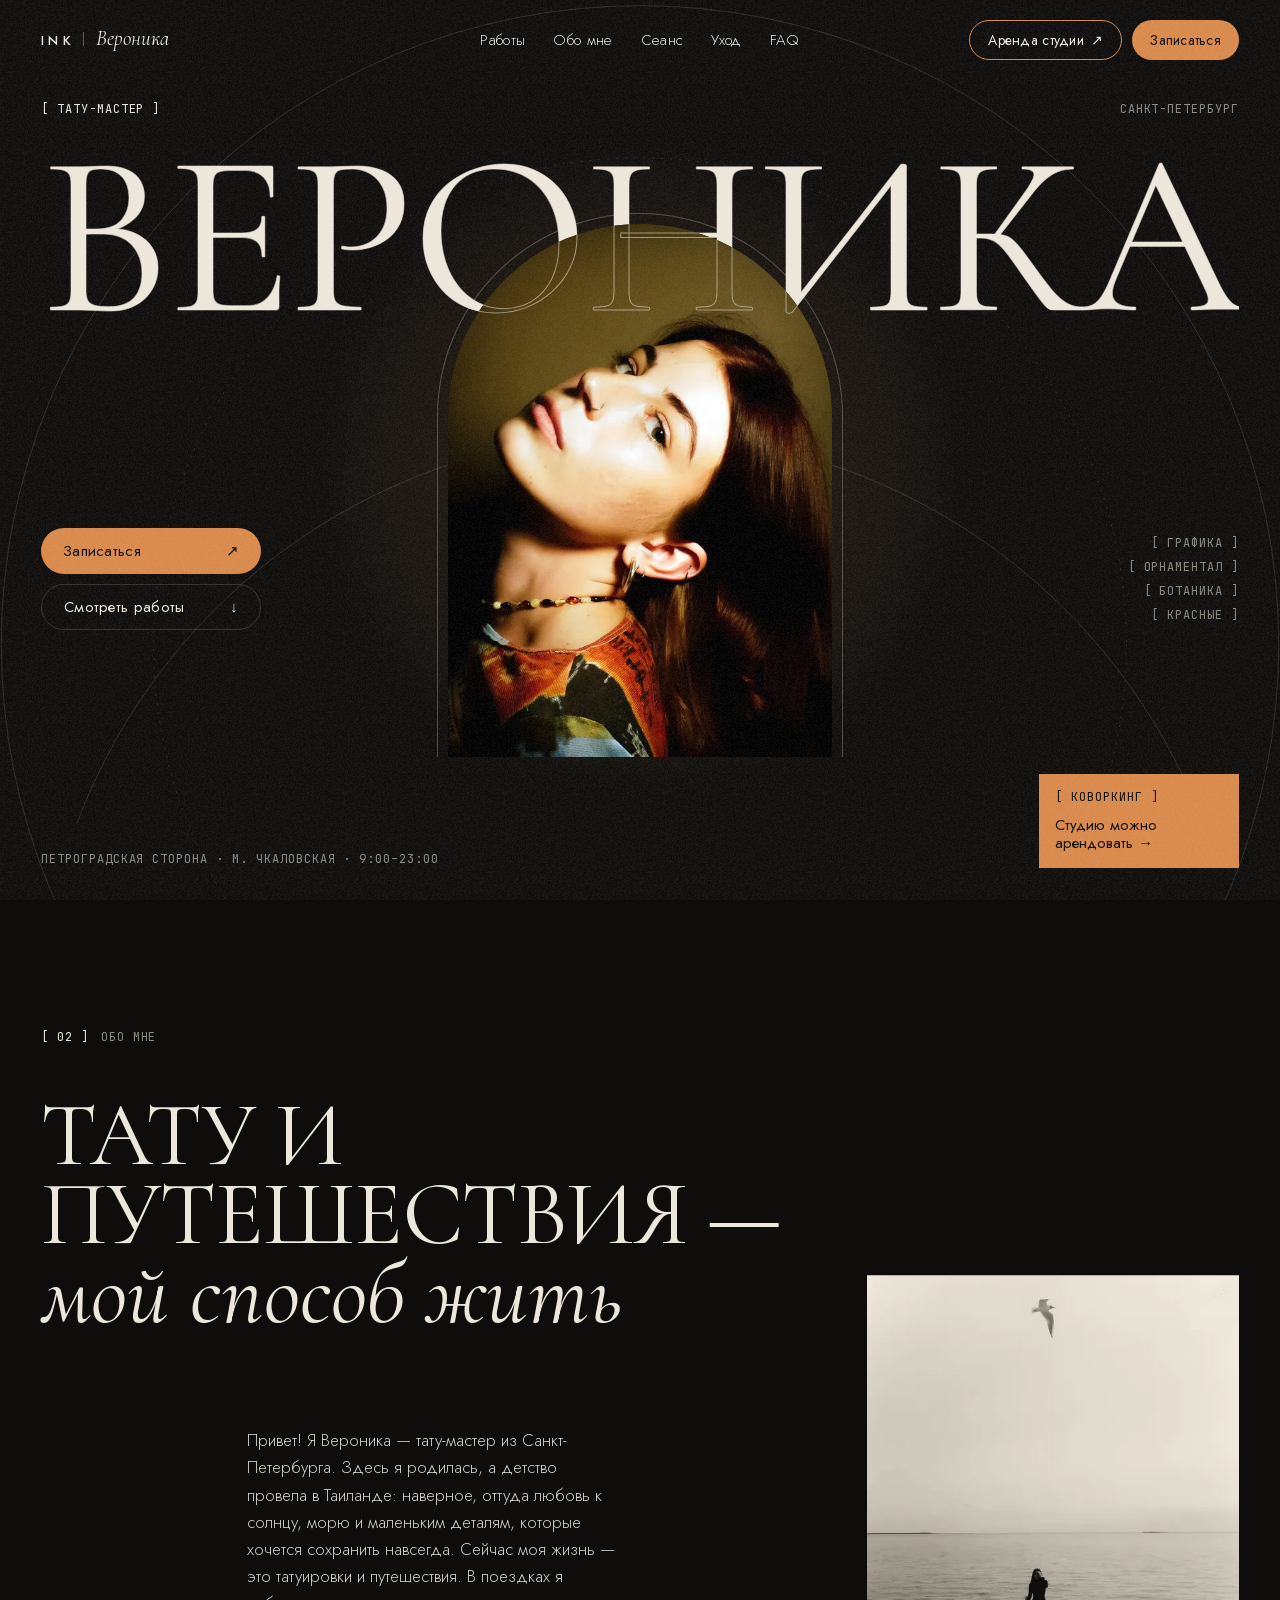
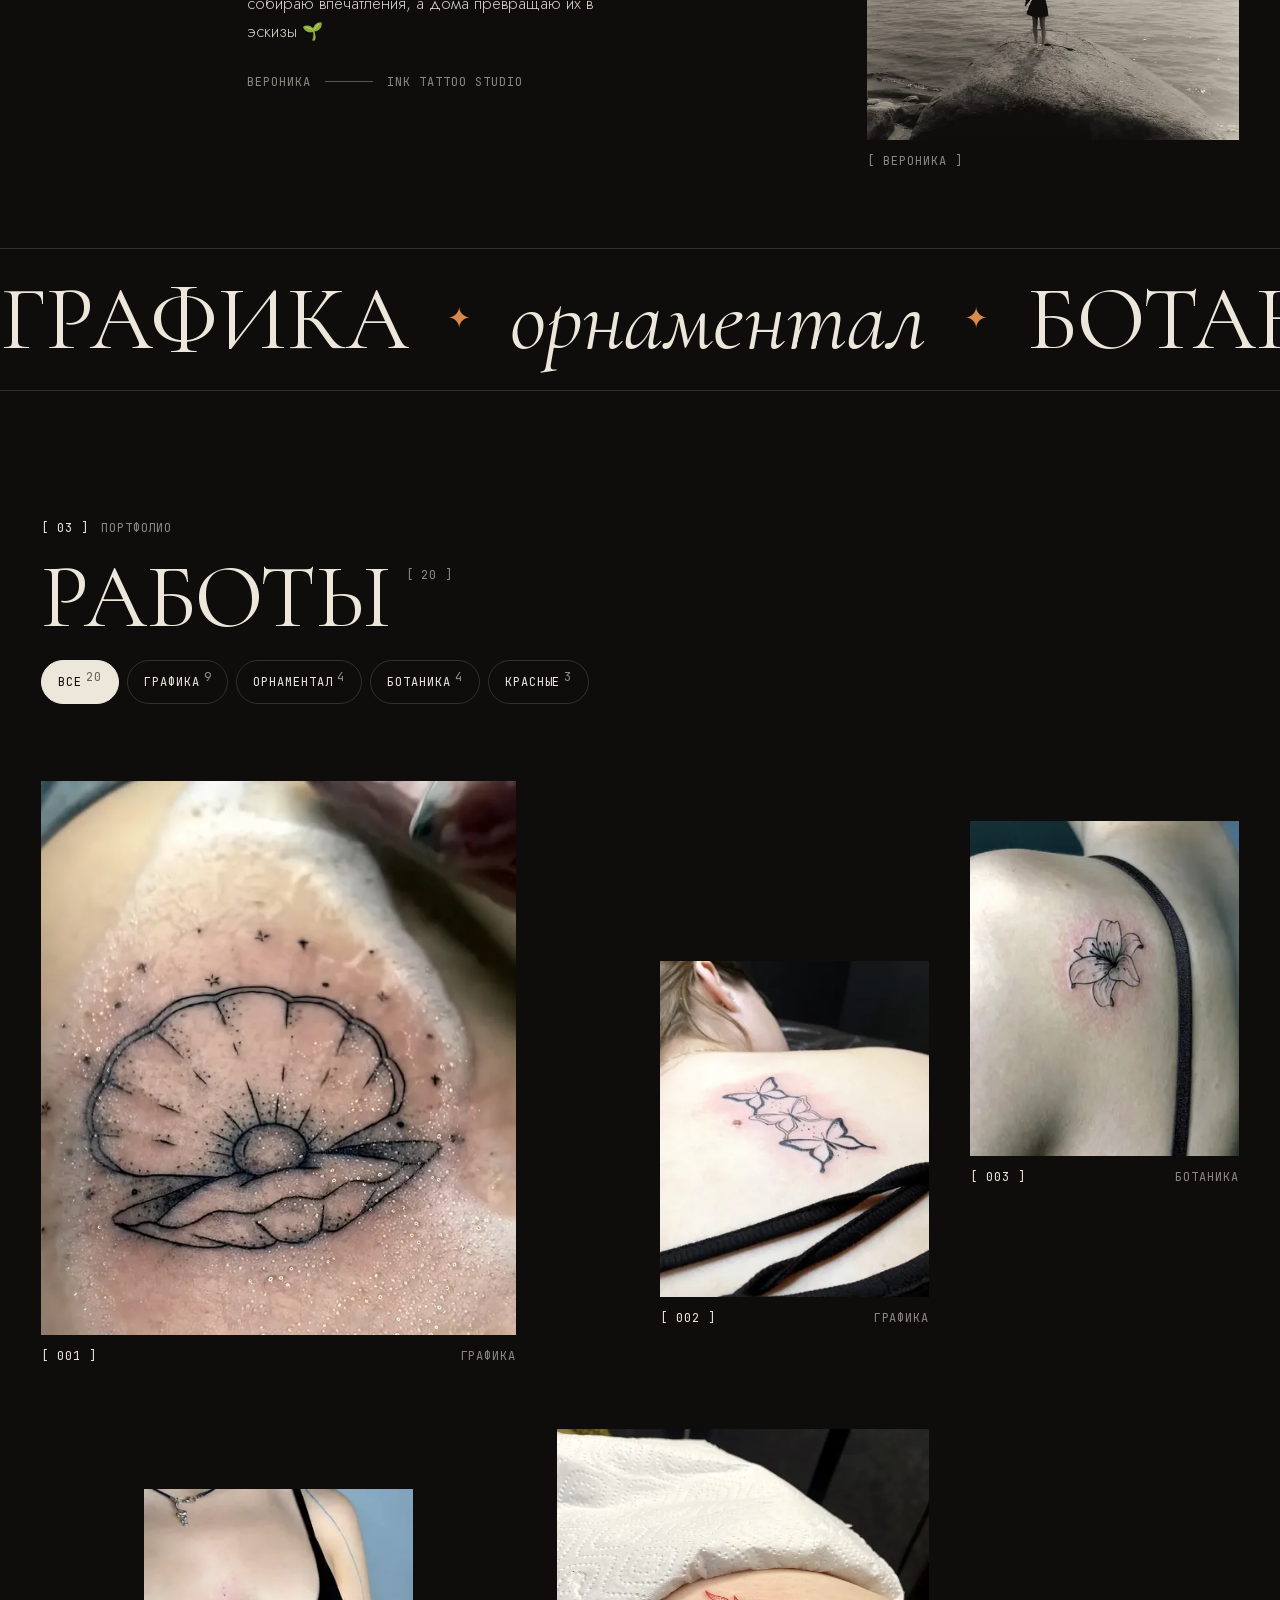
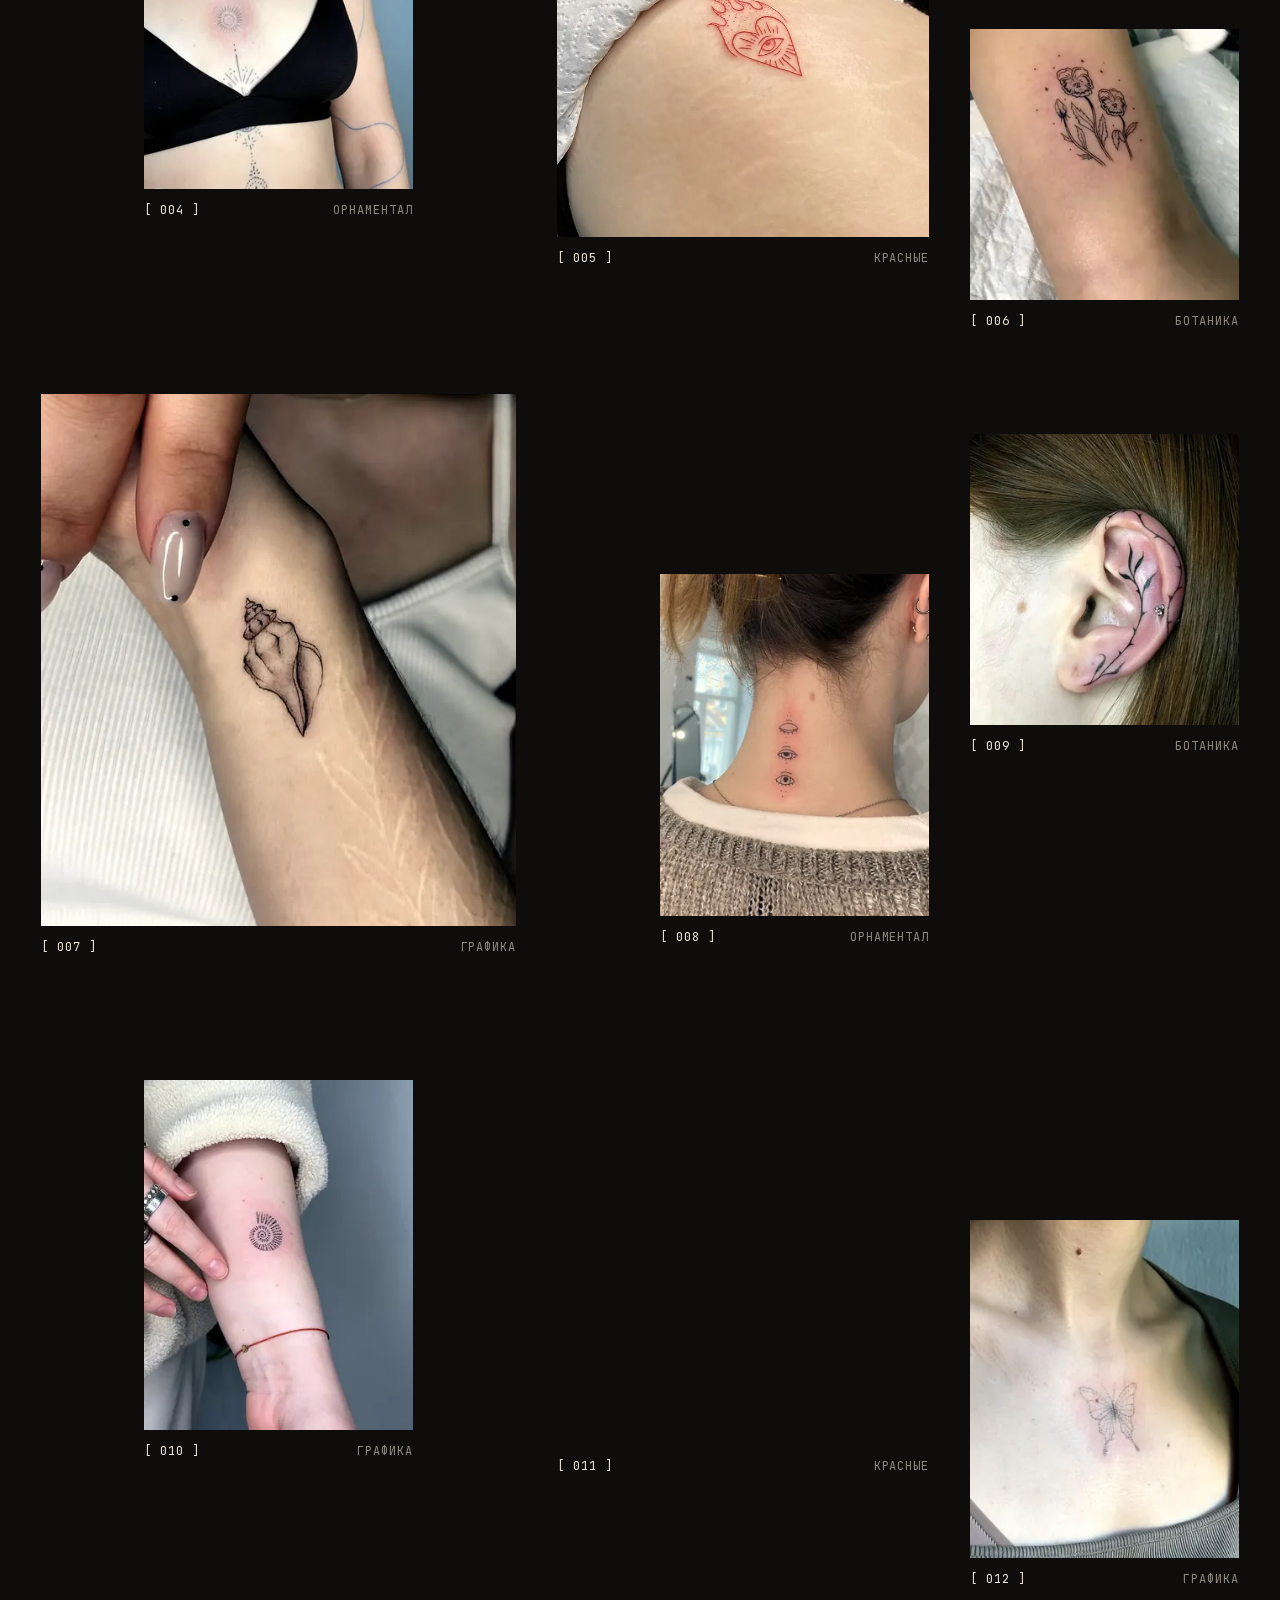
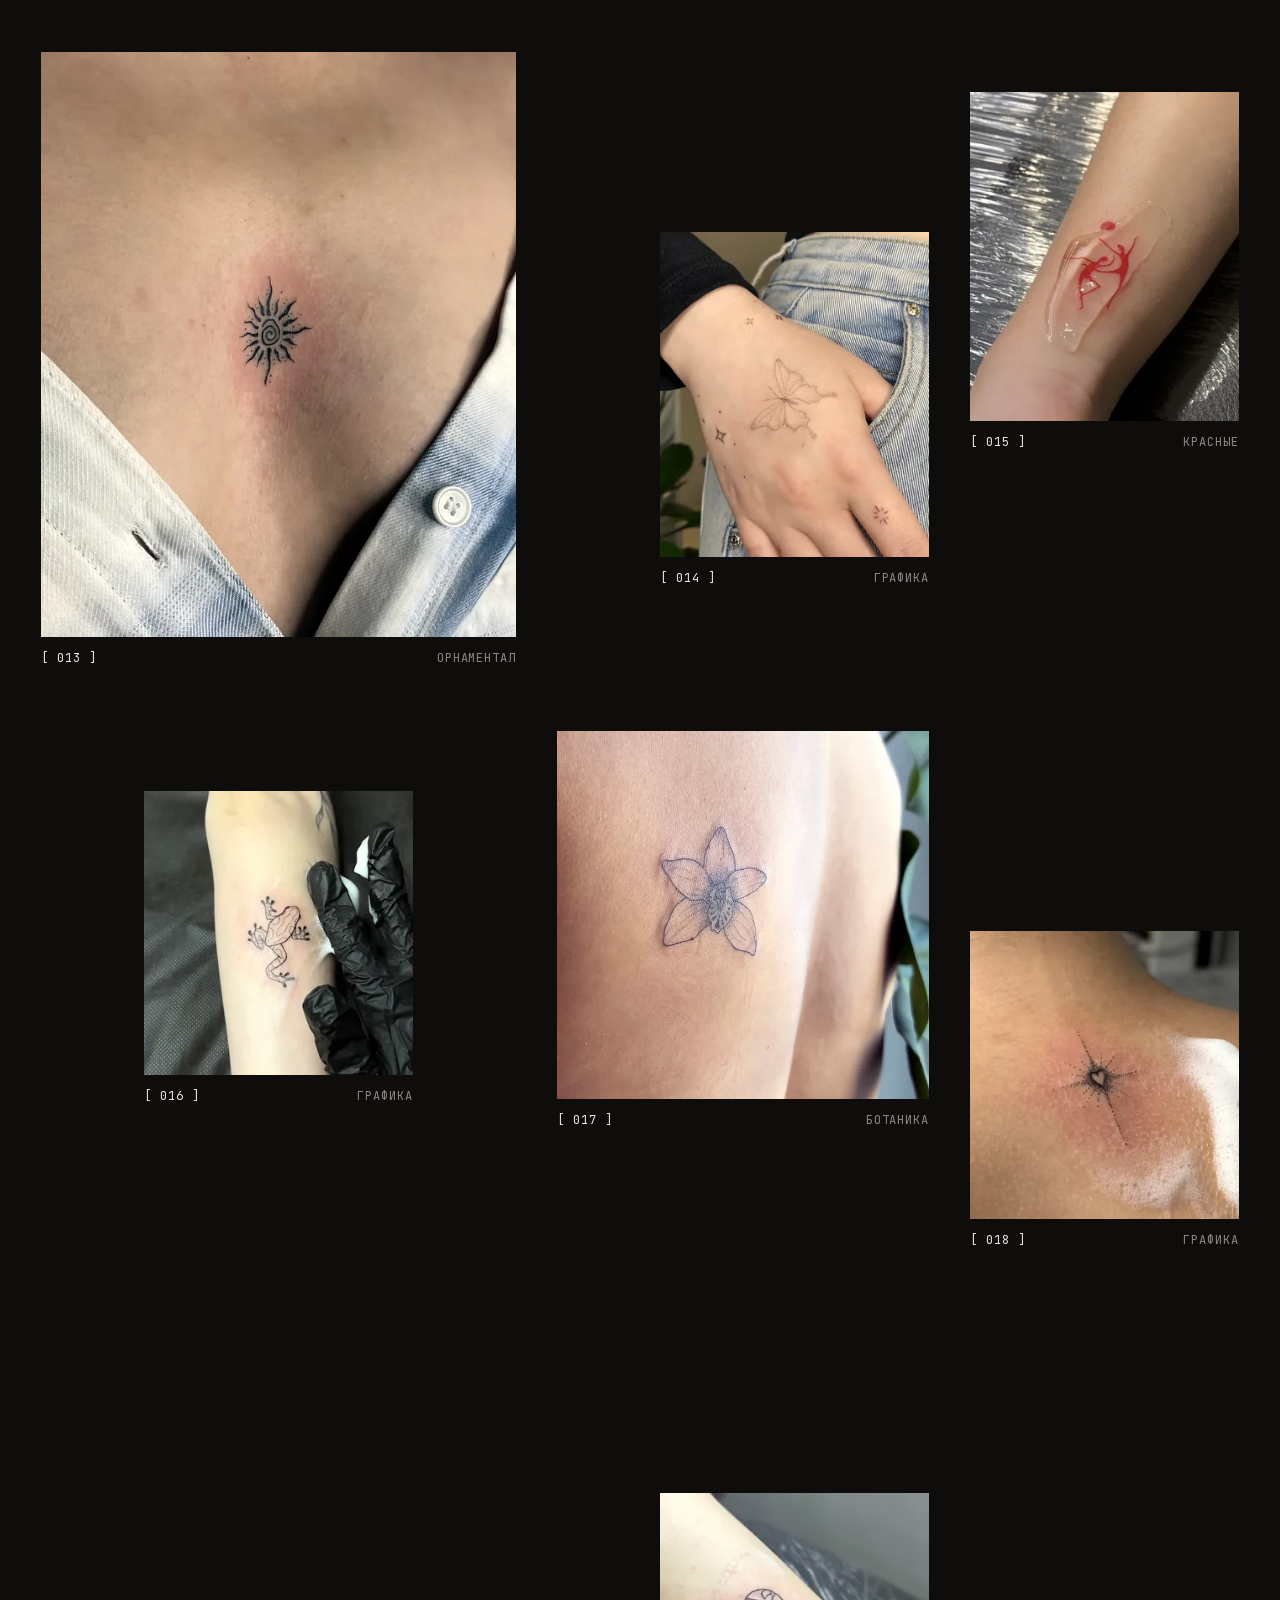
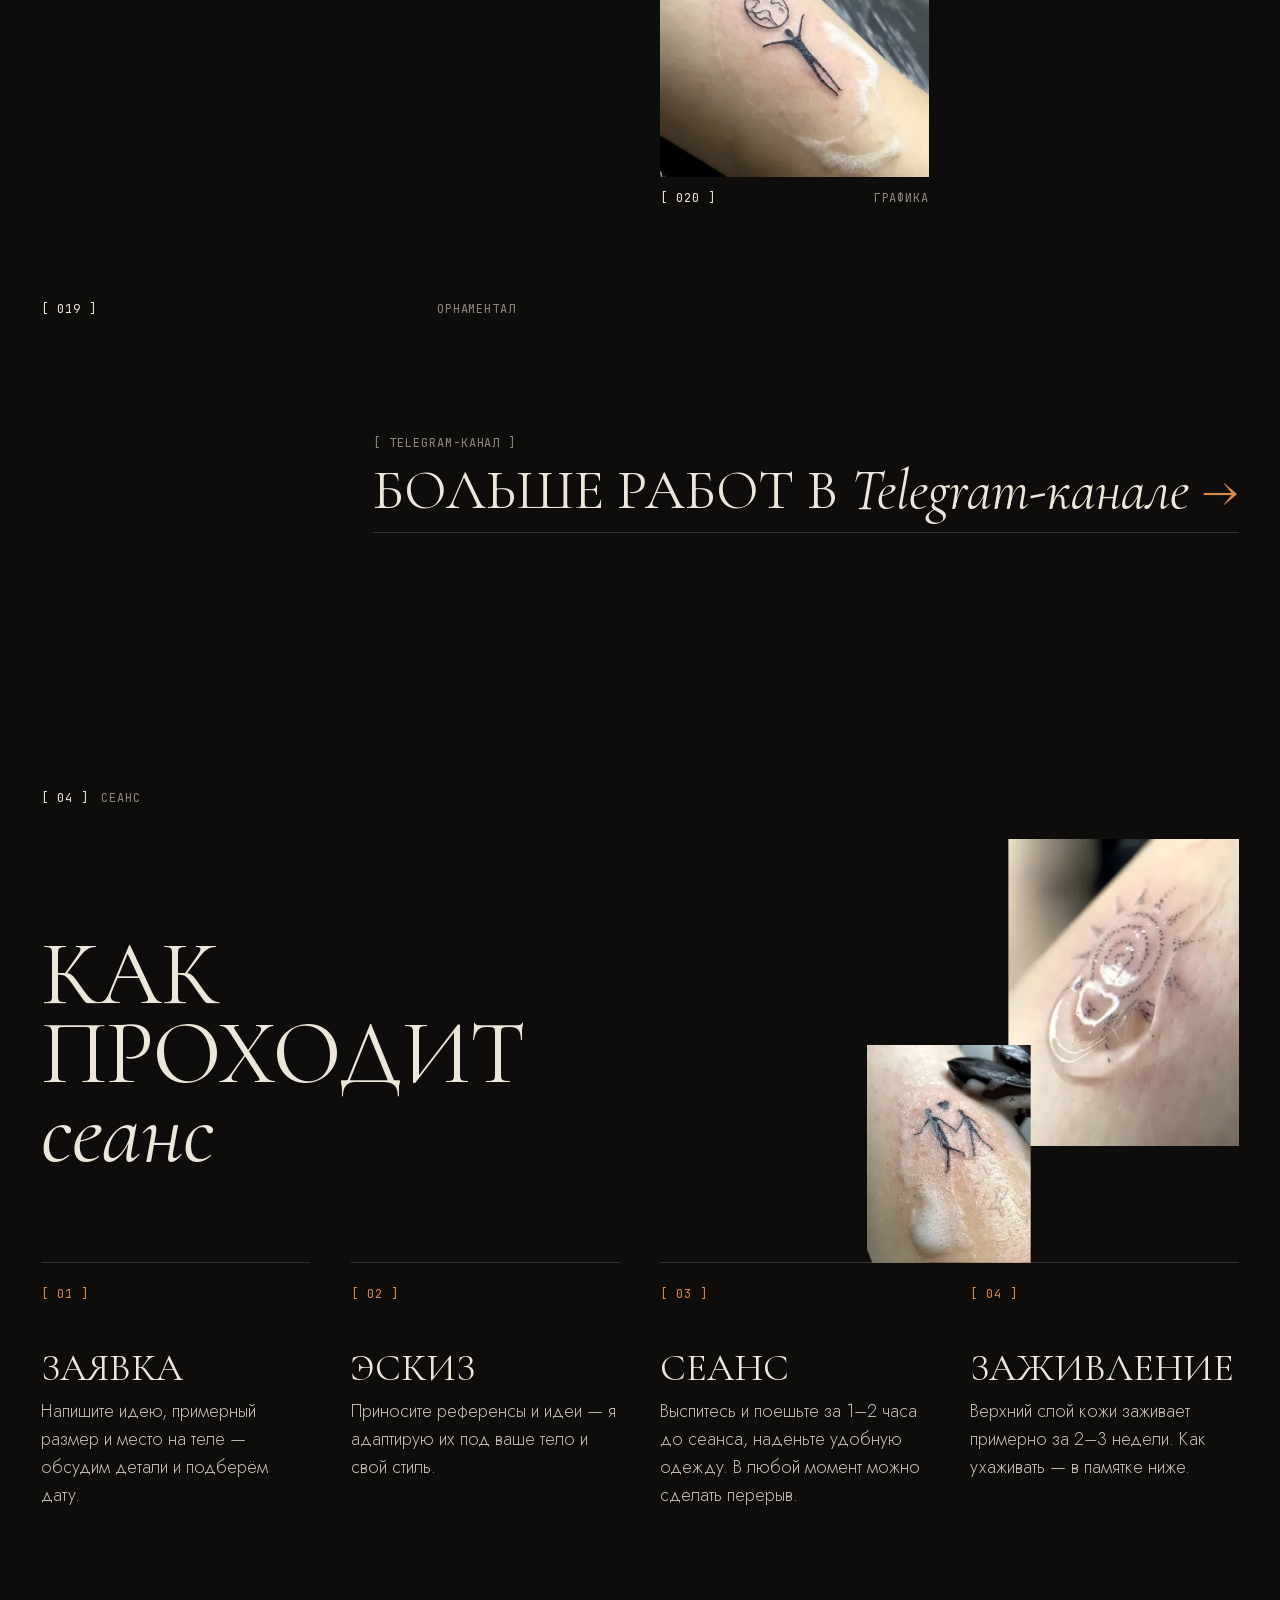
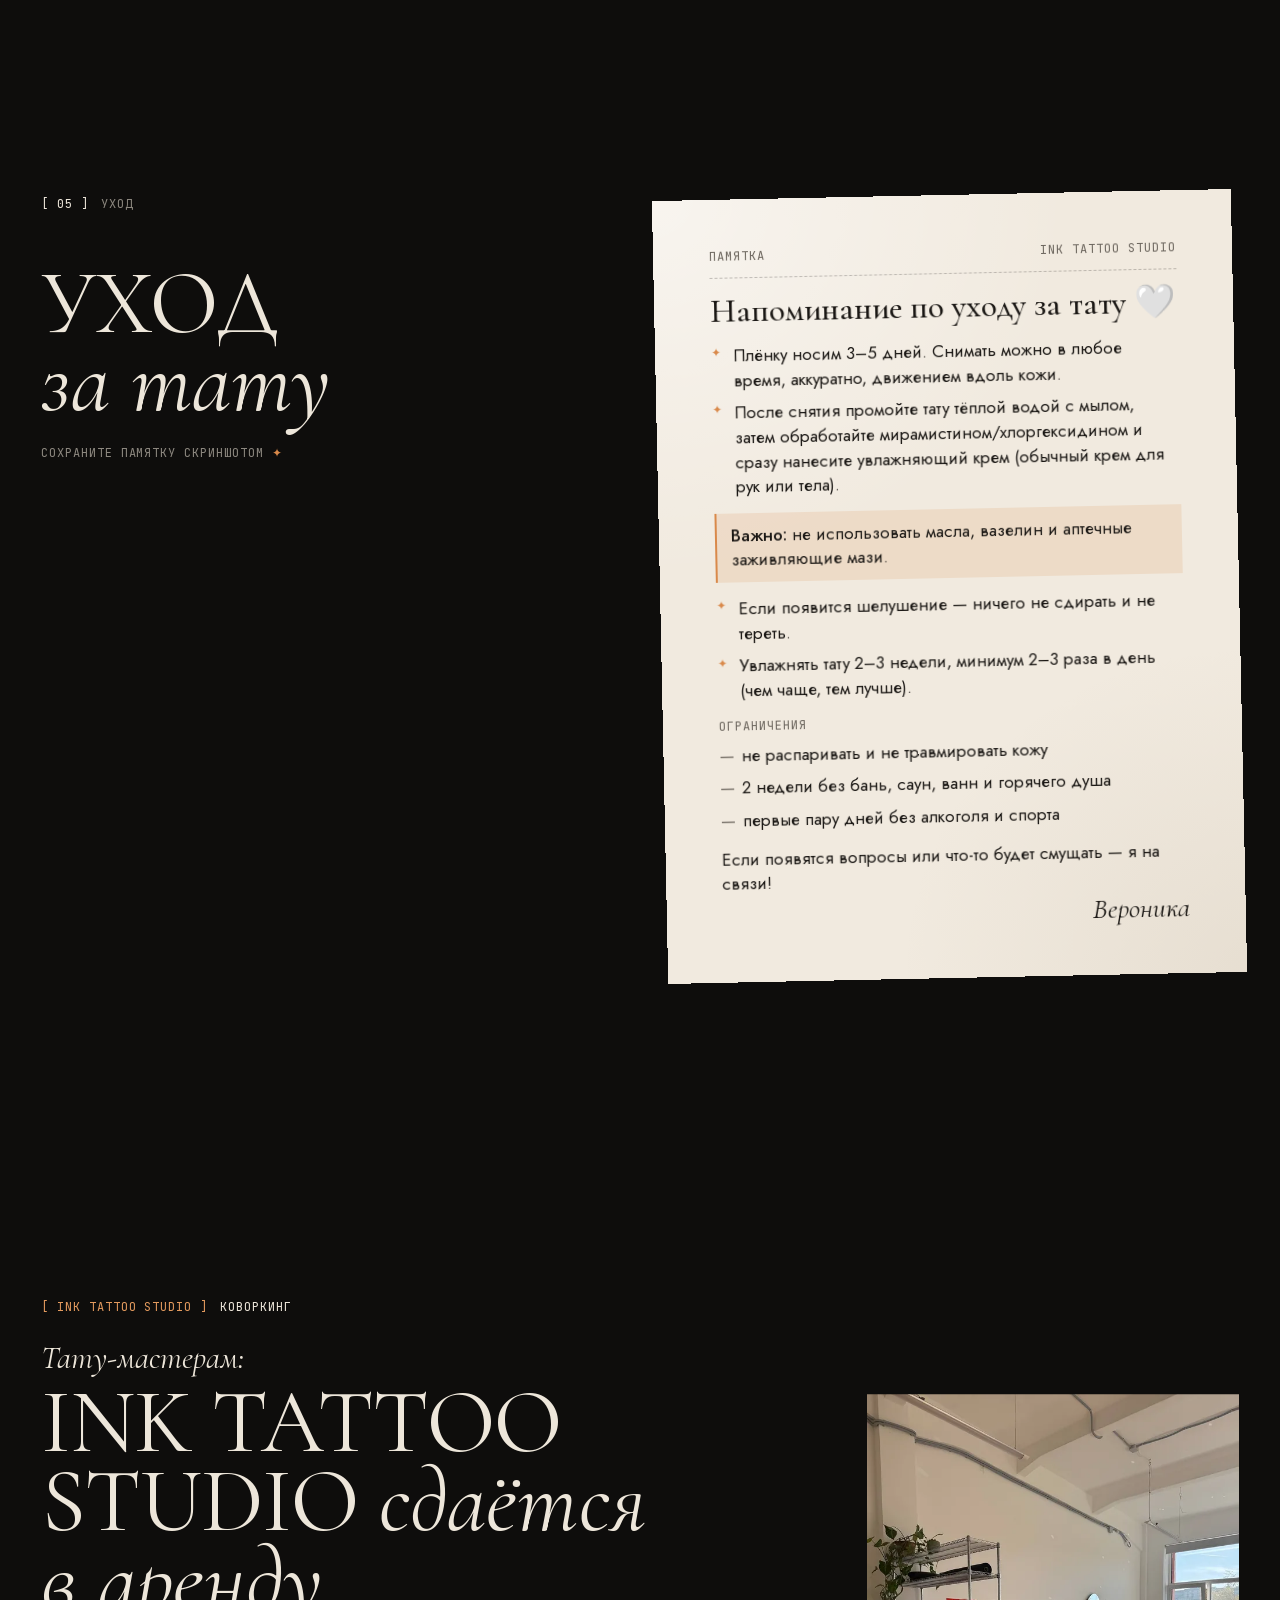
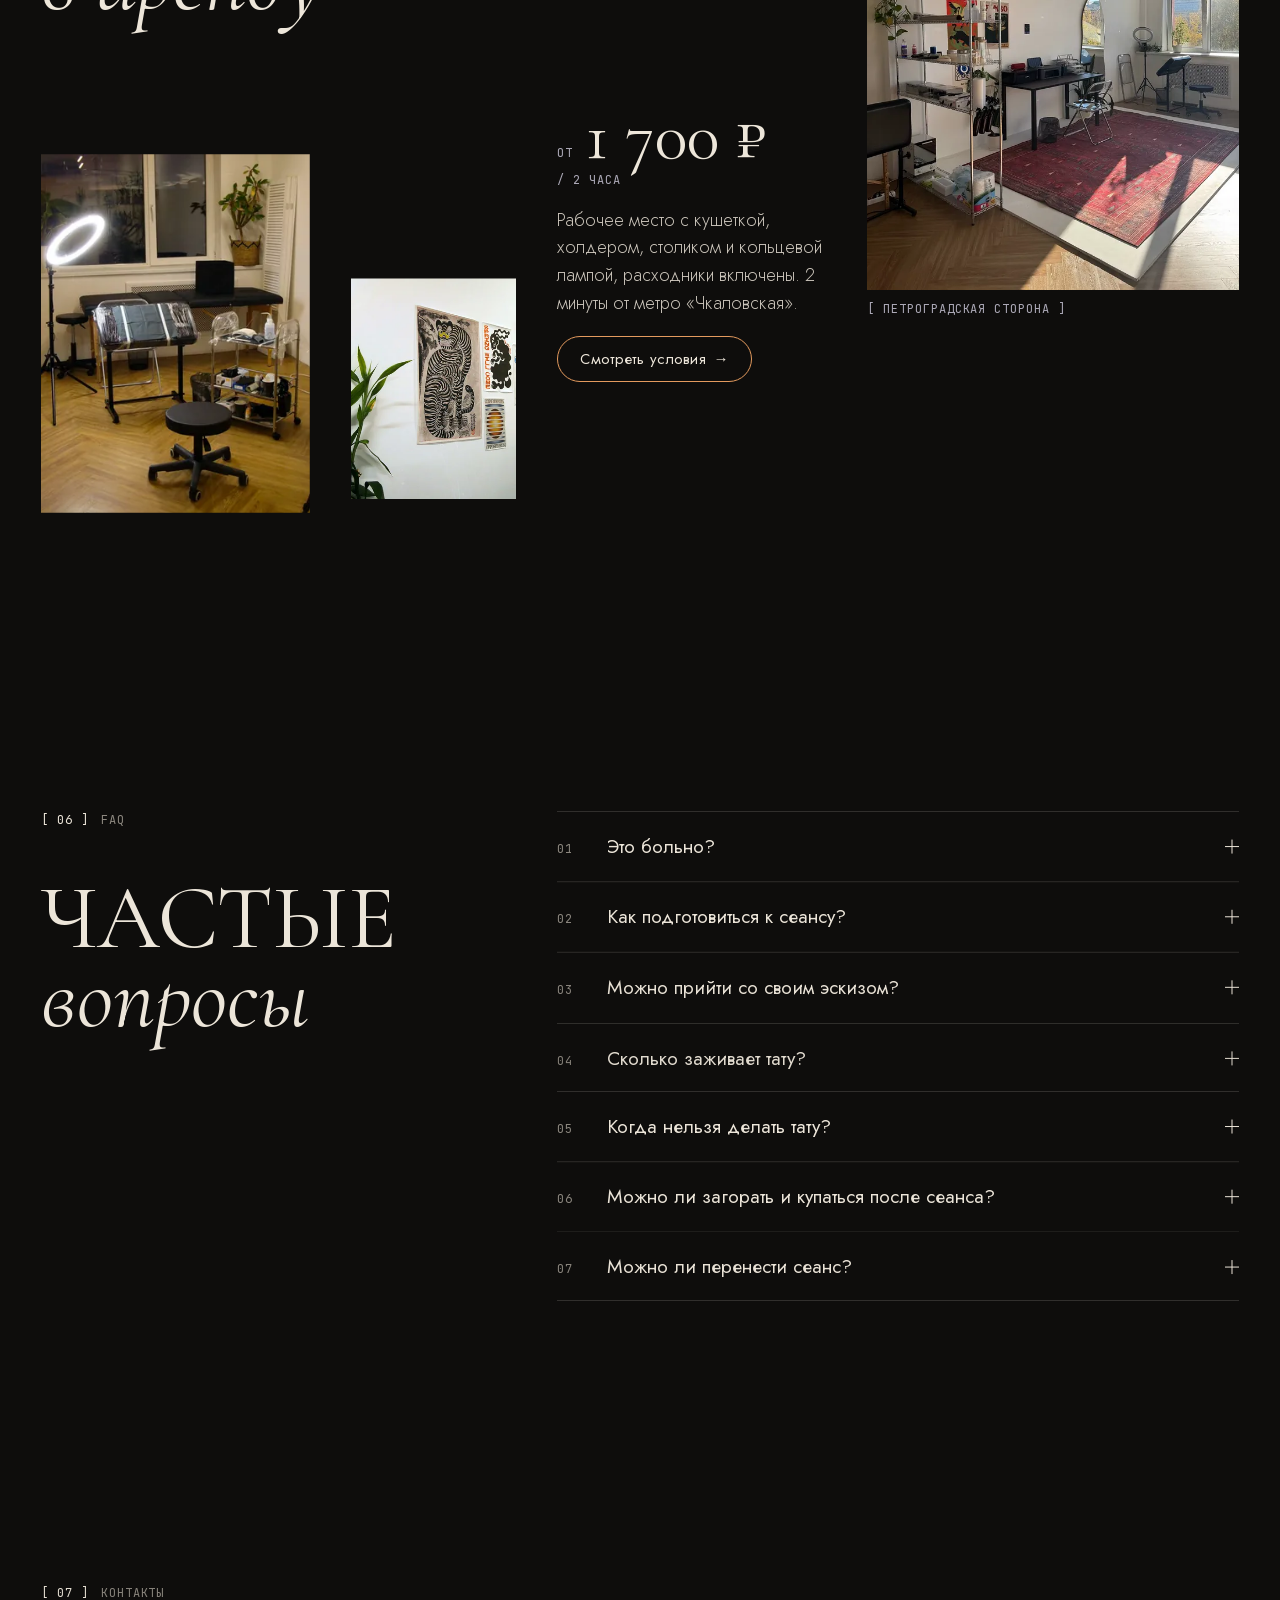
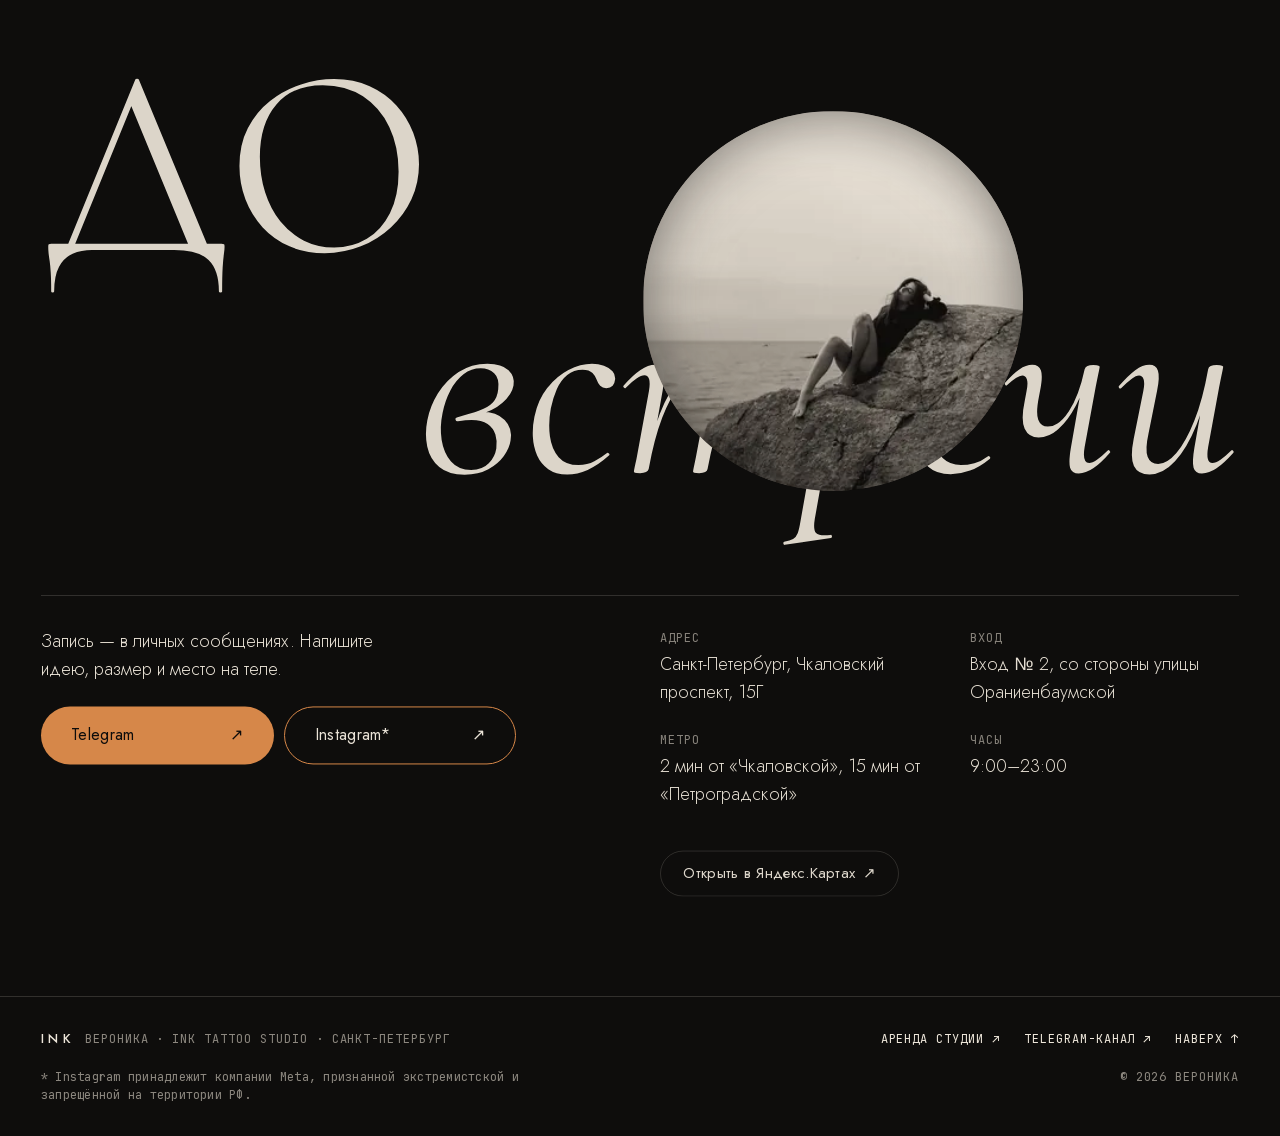
<file: index.html>
<!doctype html>
<html lang="ru">
<head>
  <meta charset="utf-8">
  <meta name="viewport" content="width=device-width, initial-scale=1, viewport-fit=cover">
  <title>Вероника — тату-мастер, Санкт-Петербург</title>
  <meta name="description" content="Вероника — тату-мастер в Санкт-Петербурге: тонкая графика, орнаментал, ботаника и красные тату. Студия Ink tattoo studio на Петроградской стороне. Запись в Telegram.">
  <meta name="theme-color" content="#0E0D0C">

  <link rel="canonical" href="https://velloniika.ru/">
  <!-- Превью в Telegram/соцсетях (адрес сайта — https://velloniika.ru; при смене домена заменить здесь, в sitemap.xml, robots.txt, CNAME) -->
  <meta property="og:type" content="website">
  <meta property="og:locale" content="ru_RU">
  <meta property="og:site_name" content="Ink tattoo studio">
  <meta property="og:title" content="Вероника — тату-мастер, Санкт-Петербург">
  <meta property="og:description" content="Тонкая графика, орнаментал, ботаника и красные тату. Запись в Telegram.">
  <meta property="og:url" content="https://velloniika.ru/">
  <meta property="og:image" content="https://velloniika.ru/assets/og/og-index.jpg">
  <meta property="og:image:width" content="1200">
  <meta property="og:image:height" content="630">
  <meta name="twitter:card" content="summary_large_image">
  <link rel="icon" href="assets/icons/favicon.svg" type="image/svg+xml">
  <link rel="icon" href="assets/icons/favicon-32.png" sizes="32x32" type="image/png">
  <link rel="apple-touch-icon" href="assets/icons/apple-touch-icon.png">
  <script type="application/ld+json">
{
  "@context": "https://schema.org",
  "@type": "TattooParlor",
  "name": "Ink tattoo studio",
  "description": "Тату-студия и тату-коворкинг на Петроградской стороне. Тату-мастер Вероника.",
  "url": "https://velloniika.ru/",
  "image": "https://velloniika.ru/assets/og/og-index.jpg",
  "address": {
    "@type": "PostalAddress",
    "streetAddress": "Чкаловский проспект, 15Г (вход № 2, со стороны улицы Ораниенбаумской)",
    "addressLocality": "Санкт-Петербург",
    "addressCountry": "RU"
  },
  "openingHoursSpecification": [
    {
      "@type": "OpeningHoursSpecification",
      "dayOfWeek": [
        "Monday",
        "Tuesday",
        "Wednesday",
        "Thursday",
        "Friday",
        "Saturday",
        "Sunday"
      ],
      "opens": "09:00",
      "closes": "23:00"
    }
  ],
  "sameAs": [
    "https://t.me/velloniikainktattoo",
    "https://instagram.com/velloniika.ink"
  ]
}
  </script>
  <!-- Яндекс.Метрика: создайте счётчик на metrika.yandex.ru, вставьте сюда его код вместо этого комментария
       и замените 00000000 на номер счётчика.
  <script>(function(m,e,t,r,i,k,a){m[i]=m[i]||function(){(m[i].a=m[i].a||[]).push(arguments)};m[i].l=1*new Date();
  k=e.createElement(t),a=e.getElementsByTagName(t)[0],k.async=1,k.src=r,a.parentNode.insertBefore(k,a)})
  (window,document,"script","https://mc.yandex.ru/metrika/tag.js","ym");ym(00000000,"init",{clickmap:true,trackLinks:true,accurateTrackBounce:true});</script>
  -->
  <link rel="preload" href="assets/fonts/cormorant-garamond.woff2" as="font" type="font/woff2" crossorigin>
  <link rel="preload" href="assets/fonts/jost.woff2" as="font" type="font/woff2" crossorigin>
  <link rel="preload" as="image" type="image/webp"
        imagesrcset="assets/img/portrait-hero-640.webp 640w, assets/img/portrait-hero-960.webp 960w, assets/img/portrait-hero-1354.webp 1354w"
        imagesizes="(min-width: 1200px) 430px, (min-width: 768px) 360px, 64vw">

  <script>
    /* Вступительная анимация первого экрана (CSS). Выключена при «уменьшить движение». */
    if (!matchMedia('(prefers-reduced-motion: reduce)').matches) document.documentElement.classList.add('intro');
  </script>
  <link rel="stylesheet" href="css/tokens.css">
  <link rel="stylesheet" href="css/base.css">
  <link rel="stylesheet" href="css/components.css">
</head>
<body>
  <a class="skip-link" href="#main">К содержимому</a>

  <!-- ===== ШАПКА ===== -->
  <header class="header">
    <a class="brand" href="index.html" aria-label="INK Вероника — на главную">
      <span class="brand__mark">INK</span>
      <span class="brand__sep" aria-hidden="true"></span>
      <span class="brand__name">Вероника</span>
    </a>

    <nav class="nav" aria-label="Основное меню">
      <ul class="nav__list">
        <li><a class="nav__link" href="#works">Работы</a></li>
        <li><a class="nav__link" href="#about">Обо мне</a></li>
        <li><a class="nav__link" href="#session">Сеанс</a></li>
        <li><a class="nav__link" href="#care">Уход</a></li>
        <li><a class="nav__link" href="#faq">FAQ</a></li>
      </ul>
    </nav>

    <div class="header__actions">
      <a class="btn btn--outline header__rent" href="cowork.html">Аренда студии <span class="btn__arrow" aria-hidden="true">↗</span></a>
      <a class="btn btn--fill header__book" href="#contacts" data-book="tattoo" data-link="telegram.chat">Записаться</a>
      <button class="burger" type="button" aria-expanded="false" aria-controls="menu">
        <span class="burger__lines" aria-hidden="true"></span>
        <span class="visually-hidden">Открыть меню</span>
      </button>
    </div>
  </header>

  <!-- ===== МЕНЮ (телефон / планшет) ===== -->
  <div class="menu" id="menu" aria-label="Меню" data-lenis-prevent>
    <ul class="menu__list">
      <li><a class="menu__link" href="#works"><span class="mono">01</span>Работы</a></li>
      <li><a class="menu__link" href="#about"><span class="mono">02</span>Обо мне</a></li>
      <li><a class="menu__link" href="#session"><span class="mono">03</span>Сеанс</a></li>
      <li><a class="menu__link" href="#care"><span class="mono">04</span>Уход</a></li>
      <li><a class="menu__link" href="#faq"><span class="mono">05</span>FAQ</a></li>
    </ul>
    <div class="menu__footer">
      <a class="btn btn--fill" href="#contacts" data-book="tattoo" data-link="telegram.chat">Записаться</a>
      <a class="btn btn--outline" href="cowork.html">Аренда студии <span class="btn__arrow" aria-hidden="true">↗</span></a>
      <p class="menu__note mono">Петроградская сторона · м. Чкаловская · <span class="nowrap">9:00–23:00</span></p>
    </div>
  </div>

  <main id="main">
    <!-- ===== 1. ПЕРВЫЙ ЭКРАН ===== -->
    <section class="hero" aria-labelledby="hero-title">
      <div class="hero__bg" aria-hidden="true">
        <div class="hero__glow"></div>
        <svg class="hero__arcs" viewBox="0 0 1000 1000" fill="none">
          <circle cx="500" cy="500" r="499" stroke="currentColor" vector-effect="non-scaling-stroke"/>
          <circle cx="500" cy="500" r="380" stroke="currentColor" vector-effect="non-scaling-stroke" stroke-dasharray="2 7"/>
          <path d="M60 640 A 470 470 0 0 1 940 640" stroke="currentColor" vector-effect="non-scaling-stroke"/>
        </svg>
      </div>

      <p class="hero__kicker mono">
        <span class="bracket">Тату-мастер</span>
        <span class="muted">Санкт-Петербург</span>
      </p>

      <div class="hero__stage">
        <div class="hero__name-wrap">
          <h1 class="hero__name display" id="hero-title" aria-label="Вероника — тату-мастер, Санкт-Петербург">
            <span class="hero__name-line" aria-hidden="true"><span class="char" style="--i:0">В</span><span class="char" style="--i:1">е</span><span class="char" style="--i:2">р</span><span class="char" style="--i:3">о</span><span class="char" style="--i:4">н</span><span class="char" style="--i:5">и</span><span class="char" style="--i:6">к</span><span class="char" style="--i:7">а</span></span>
            <span class="visually-hidden"> — тату-мастер, Санкт-Петербург</span>
          </h1>
          <div class="hero__ghost display" aria-hidden="true"><span class="char" style="--i:0">В</span><span class="char" style="--i:1">е</span><span class="char" style="--i:2">р</span><span class="char" style="--i:3">о</span><span class="char" style="--i:4">н</span><span class="char" style="--i:5">и</span><span class="char" style="--i:6">к</span><span class="char" style="--i:7">а</span></div>
        </div>

        <figure class="hero__arch">
          <div class="hero__photo">
            <img src="assets/img/portrait-hero-640.webp"
                 srcset="assets/img/portrait-hero-640.webp 640w, assets/img/portrait-hero-960.webp 960w, assets/img/portrait-hero-1354.webp 1354w"
                 sizes="(min-width: 1200px) 430px, (min-width: 768px) 360px, 64vw"
                 width="1354" height="1920"
                 alt="Вероника, тату-мастер — портрет в профиль, рыжие волосы"
                 fetchpriority="high" decoding="async">
          </div>
        </figure>
      </div>

      <div class="hero__meta">
        <p class="hero__styles mono" aria-label="Стили">
          <span class="hero__style">графика</span><span class="star" aria-hidden="true">✦</span>
          <span class="hero__style">орнаментал</span><span class="star" aria-hidden="true">✦</span>
          <span class="hero__style">ботаника</span><span class="star" aria-hidden="true">✦</span>
          <span class="hero__style">красные</span>
        </p>
        <div class="hero__cta">
          <a class="btn btn--fill" href="#contacts" data-book="tattoo" data-link="telegram.chat">Записаться <span class="btn__arrow" aria-hidden="true">↗</span></a>
          <a class="btn btn--ghost btn--down" href="#works">Смотреть работы <span class="btn__arrow" aria-hidden="true">↓</span></a>
        </div>
      </div>

      <div class="hero__foot">
        <p class="hero__ticker mono"><span>Петроградская сторона</span><span>м. Чкаловская · <span class="nowrap">9:00–23:00</span></span></p>
        <a class="rent-card" href="cowork.html">
          <span class="mono">[ Коворкинг ]</span>
          <span class="rent-card__text">Студию можно арендовать <span aria-hidden="true">→</span></span>
        </a>
      </div>
    </section>

    <!-- ===== 2. ОБО МНЕ ===== -->
    <section class="about section" id="about" aria-labelledby="about-title">
      <svg class="about__arc" viewBox="0 0 600 1200" fill="none" aria-hidden="true">
        <path d="M600 0 A 600 600 0 0 0 600 1200" stroke="currentColor" vector-effect="non-scaling-stroke"/>
      </svg>
      <div class="wrap grid-12">
        <p class="section__label mono"><span class="bracket">02</span> Обо мне</p>
        <h2 class="about__title display" id="about-title">Тату и путешествия&nbsp;—<br><em>мой способ жить</em></h2>
        <div class="about__text">
          <p class="about__lead">Привет! Я Вероника — тату-мастер из Санкт-Петербурга. Здесь я родилась, а детство провела в Таиланде: наверное, оттуда любовь к солнцу, морю и маленьким деталям, которые хочется сохранить навсегда. Сейчас моя жизнь — это татуировки и путешествия. В поездках я собираю впечатления, а дома превращаю их в эскизы 🌱</p>
          <p class="about__sign"><span class="mono muted">Вероника</span> <span class="about__sign-line" aria-hidden="true"></span> <span class="mono muted">Ink tattoo studio</span></p>
        </div>
        <figure class="about__photo">
          <img src="assets/img/portrait-about-640.webp"
               srcset="assets/img/portrait-about-320.webp 320w, assets/img/portrait-about-640.webp 640w, assets/img/portrait-about-1280.webp 1280w"
               sizes="(min-width: 1200px) 30vw, (min-width: 768px) 44vw, 78vw"
               width="1656" height="1830" loading="lazy" decoding="async"
               alt="Вероника стоит на большом камне у моря, над ней летит чайка — чёрно-белое фото">
          <figcaption class="mono muted"><span class="bracket">Вероника</span></figcaption>
        </figure>
      </div>
    </section>

    <!-- ===== 3. БЕГУЩАЯ СТРОКА СТИЛЕЙ ===== -->
    <div class="marquee">
      <p class="visually-hidden">Стили: графика, орнаментал, ботаника, красные тату, тонкая линия</p>
      <div class="marquee__track" aria-hidden="true">
        <span>Графика</span><i>✦</i><span><em>орнаментал</em></span><i>✦</i><span>Ботаника</span><i>✦</i><span><em>красные</em></span><i>✦</i><span>Тонкая линия</span><i>✦</i>
        <span>Графика</span><i>✦</i><span><em>орнаментал</em></span><i>✦</i><span>Ботаника</span><i>✦</i><span><em>красные</em></span><i>✦</i><span>Тонкая линия</span><i>✦</i>
      </div>
    </div>

    <!-- ===== 4. РАБОТЫ ===== -->
    <section class="works section" id="works" aria-labelledby="works-title">
      <div class="wrap">
        <div class="works__head">
          <p class="section__label mono"><span class="bracket">03</span> Портфолио</p>
          <h2 class="works__title display" id="works-title">Работы <sup class="works__count mono" data-works-count></sup></h2>
          <div class="filter" role="group" aria-label="Фильтр по стилям" data-filter></div>
        </div>
        <ul class="works__grid" data-works-grid></ul>
        <noscript><p class="mono muted">Чтобы увидеть работы, включите JavaScript — или загляните в Telegram-канал.</p></noscript>
        <div class="works__more">
          <a class="link-big" href="#contacts" data-link="telegram.channel">
            <span class="mono muted">[ Telegram-канал ]</span>
            <span class="link-big__text">Больше работ в <em>Telegram-канале</em> <span class="link-big__arrow" aria-hidden="true">→</span></span>
          </a>
        </div>
      </div>
    </section>

    <!-- ===== 5. КАК ПРОХОДИТ СЕАНС ===== -->
    <section class="session section" id="session" aria-labelledby="session-title">
      <div class="wrap grid-12">
        <p class="section__label mono"><span class="bracket">04</span> Сеанс</p>
        <h2 class="session__title display" id="session-title">Как проходит<br><em>сеанс</em></h2>
        <div class="session__photos" aria-hidden="true">
          <img class="session__photo session__photo--a" src="assets/img/process-gel-640.webp" srcset="assets/img/process-gel-320.webp 320w, assets/img/process-gel-640.webp 640w" sizes="(min-width: 1200px) 22vw, 45vw" width="1656" height="2516" loading="lazy" decoding="async" alt="">
          <img class="session__photo session__photo--b" src="assets/img/process-foam-640.webp" srcset="assets/img/process-foam-320.webp 320w, assets/img/process-foam-640.webp 640w" sizes="(min-width: 1200px) 22vw, 45vw" width="1656" height="2280" loading="lazy" decoding="async" alt="">
        </div>
        <ol class="steps">
          <li class="step">
            <span class="step__num mono"><span class="bracket">01</span></span>
            <h3 class="step__title">Заявка</h3>
            <p class="step__text">Напишите идею, примерный размер и место на теле — обсудим детали и подберём дату.</p>
          </li>
          <li class="step">
            <span class="step__num mono"><span class="bracket">02</span></span>
            <h3 class="step__title">Эскиз</h3>
            <p class="step__text">Приносите референсы и идеи — я адаптирую их под ваше тело и свой стиль.</p>
          </li>
          <li class="step">
            <span class="step__num mono"><span class="bracket">03</span></span>
            <h3 class="step__title">Сеанс</h3>
            <p class="step__text">Выспитесь и поешьте за 1–2 часа до сеанса, наденьте удобную одежду. В любой момент можно сделать перерыв.</p>
          </li>
          <li class="step">
            <span class="step__num mono"><span class="bracket">04</span></span>
            <h3 class="step__title">Заживление</h3>
            <p class="step__text">Верхний слой кожи заживает примерно за 2–3 недели. Как ухаживать — в памятке ниже.</p>
          </li>
        </ol>
      </div>
    </section>

    <!-- ===== 6. УХОД ЗА ТАТУ ===== -->
    <section class="care section" id="care" aria-labelledby="care-title">
      <div class="wrap grid-12">
        <div class="care__aside">
          <p class="section__label mono"><span class="bracket">05</span> Уход</p>
          <h2 class="care__title display" id="care-title">Уход<br><em>за тату</em></h2>
          <p class="care__hint mono muted">Сохраните памятку скриншотом <span class="star" aria-hidden="true">✦</span></p>
        </div>
        <article class="note" aria-label="Памятка по уходу за тату">
          <header class="note__head">
            <span class="mono">Памятка</span>
            <span class="mono">Ink tattoo studio</span>
          </header>
          <h3 class="note__title">Напоминание по уходу за&nbsp;тату 🤍</h3>
          <ul class="note__list">
            <li>Плёнку носим 3–5 дней. Снимать можно в любое время, аккуратно, движением вдоль кожи.</li>
            <li>После снятия промойте тату тёплой водой с мылом, затем обработайте мирамистином/хлоргексидином и сразу нанесите увлажняющий крем (обычный крем для рук или тела).</li>
          </ul>
          <p class="note__warn"><strong>Важно:</strong> не использовать масла, вазелин и аптечные заживляющие мази.</p>
          <ul class="note__list">
            <li>Если появится шелушение — ничего не сдирать и не тереть.</li>
            <li>Увлажнять тату 2–3 недели, минимум 2–3 раза в день (чем чаще, тем лучше).</li>
          </ul>
          <p class="note__sub mono">Ограничения</p>
          <ul class="note__dash">
            <li>не распаривать и не травмировать кожу</li>
            <li>2 недели без бань, саун, ванн и горячего душа</li>
            <li>первые пару дней без алкоголя и спорта</li>
          </ul>
          <p class="note__end">Если появятся вопросы или что-то будет смущать — я на связи!</p>
          <p class="note__sign">Вероника</p>
        </article>
      </div>
    </section>

    <!-- ===== 7. ТИЗЕР КОВОРКИНГА ===== -->
    <section class="teaser" aria-labelledby="teaser-title">
      <div class="teaser__glow" aria-hidden="true"></div>
      <div class="wrap grid-12 teaser__inner">
        <p class="section__label mono"><span class="bracket">Ink tattoo studio</span> Коворкинг</p>
        <h2 class="teaser__title display" id="teaser-title"><span class="teaser__for">Тату-мастерам:</span> Ink tattoo studio <em>сдаётся в&nbsp;аренду</em></h2>
        <figure class="teaser__ph teaser__ph--a">
          <img src="assets/img/studio-overview-640.webp" srcset="assets/img/studio-overview-320.webp 320w, assets/img/studio-overview-640.webp 640w, assets/img/studio-overview-1280.webp 1280w"
               sizes="(min-width: 1200px) 30vw, 60vw" width="1920" height="2560" loading="lazy" decoding="async"
               alt="Студия: светлый зал, стеллаж с растениями, красный ковёр и большое окно">
          <figcaption class="mono"><span class="bracket">Петроградская сторона</span></figcaption>
        </figure>
        <figure class="teaser__ph teaser__ph--b">
          <img src="assets/img/studio-evening-640.webp" srcset="assets/img/studio-evening-320.webp 320w, assets/img/studio-evening-640.webp 640w, assets/img/studio-evening-1280.webp 1280w"
               sizes="(min-width: 1200px) 20vw, 42vw" width="1920" height="2560" loading="lazy" decoding="async"
               alt="Рабочее место вечером: кушетка, кольцевая лампа, столик">
        </figure>
        <figure class="teaser__ph teaser__ph--c">
          <img src="assets/img/studio-tiger-640.webp" srcset="assets/img/studio-tiger-320.webp 320w, assets/img/studio-tiger-640.webp 640w, assets/img/studio-tiger-1280.webp 1280w"
               sizes="(min-width: 1200px) 16vw, 42vw" width="1920" height="2560" loading="lazy" decoding="async"
               alt="Постер с тигром и бамбук в зоне отдыха студии">
        </figure>
        <div class="teaser__info">
          <p class="teaser__price"><span class="mono">от</span> 1&nbsp;700&nbsp;₽ <span class="mono">/ 2 часа</span></p>
          <p class="teaser__text">Рабочее место с кушеткой, холдером, столиком и кольцевой лампой, расходники включены. 2 минуты от метро «Чкаловская».</p>
          <a class="btn btn--outline teaser__btn" href="cowork.html">Смотреть условия <span class="btn__arrow" aria-hidden="true">→</span></a>
        </div>
      </div>
    </section>

    <!-- ===== 8. FAQ ===== -->
    <section class="faq section" id="faq" aria-labelledby="faq-title">
      <div class="wrap grid-12">
        <div class="faq__aside">
          <p class="section__label mono"><span class="bracket">06</span> FAQ</p>
          <h2 class="faq__title display" id="faq-title">Частые<br><em>вопросы</em></h2>
        </div>
        <div class="faq__list">
          <details class="qa">
            <summary class="qa__q"><span class="qa__num mono">01</span><span>Это больно?</span><span class="qa__icon" aria-hidden="true"></span></summary>
            <div class="qa__a"><p>Да, но у большинства — вполне терпимо. Чувствительнее рёбра, стопы, кисти, внутренняя сторона рук; мягче — плечо, предплечье, бедро. В любой момент можно сделать перерыв.</p></div>
          </details>
          <details class="qa">
            <summary class="qa__q"><span class="qa__num mono">02</span><span>Как подготовиться к сеансу?</span><span class="qa__icon" aria-hidden="true"></span></summary>
            <div class="qa__a"><p>Выспаться, нормально поесть за 1–2 часа до сеанса, не пить алкоголь накануне и не загорать перед сеансом. Наденьте удобную одежду, которая легко открывает место тату. Можно взять воду и перекус.</p></div>
          </details>
          <details class="qa">
            <summary class="qa__q"><span class="qa__num mono">03</span><span>Можно прийти со своим эскизом?</span><span class="qa__icon" aria-hidden="true"></span></summary>
            <div class="qa__a"><p>Да, приносите референсы и идеи — я адаптирую их под ваше тело и свой стиль.</p></div>
          </details>
          <details class="qa">
            <summary class="qa__q"><span class="qa__num mono">04</span><span>Сколько заживает тату?</span><span class="qa__icon" aria-hidden="true"></span></summary>
            <div class="qa__a"><p>Верхний слой кожи заживает примерно за 2–3 недели, полностью кожа восстанавливается за месяц-два. Как ухаживать — <a class="text-link" href="#care">в памятке</a>.</p></div>
          </details>
          <details class="qa">
            <summary class="qa__q"><span class="qa__num mono">05</span><span>Когда нельзя делать тату?</span><span class="qa__icon" aria-hidden="true"></span></summary>
            <div class="qa__a"><p>При беременности и грудном вскармливании, при простуде или температуре, если кожа в этом месте воспалена или повреждена. Если есть хронические заболевания или вы принимаете препараты, разжижающие кровь, — сначала посоветуйтесь с врачом и предупредите меня.</p></div>
          </details>
          <details class="qa">
            <summary class="qa__q"><span class="qa__num mono">06</span><span>Можно ли загорать и купаться после сеанса?</span><span class="qa__icon" aria-hidden="true"></span></summary>
            <div class="qa__a"><p>Пока тату заживает — нет: без бассейна, моря, солярия и активного солнца. После заживления на солнце наносите на тату крем с высоким SPF — так она дольше останется яркой.</p></div>
          </details>
          <details class="qa">
            <summary class="qa__q"><span class="qa__num mono">07</span><span>Можно ли перенести сеанс?</span><span class="qa__icon" aria-hidden="true"></span></summary>
            <div class="qa__a"><p>Да, если предупредить меня не позже чем за день до сеанса, — подберём новую дату, а предоплату я верну. Если написать позже, предоплата не возвращается.</p></div>
          </details>
        </div>
      </div>
    </section>

    <!-- ===== 9. ФИНАЛ ===== -->
    <section class="final" id="contacts" aria-labelledby="final-title">
      <div class="wrap">
        <p class="section__label mono"><span class="bracket">07</span> Контакты</p>
        <div class="final__stage">
          <h2 class="final__title display" id="final-title">До <em>встречи</em></h2>
          <figure class="final__photo">
            <img src="assets/img/portrait-final-640.webp"
                 srcset="assets/img/portrait-final-320.webp 320w, assets/img/portrait-final-640.webp 640w, assets/img/portrait-final-1280.webp 1280w"
                 sizes="(min-width: 1200px) 22vw, 46vw" width="1656" height="1668" loading="lazy" decoding="async"
                 alt="Вероника полулёжа на камне у моря — чёрно-белое фото">
          </figure>
        </div>

        <div class="final__grid">
          <div class="final__actions">
            <p class="final__lead">Запись — в личных сообщениях. Напишите идею, размер и место на теле.</p>
            <div class="final__buttons">
              <a class="btn btn--fill btn--lg" href="#contacts" data-link="telegram.chat">Telegram <span class="btn__arrow" aria-hidden="true">↗</span></a>
              <a class="btn btn--outline btn--lg" href="#contacts" data-link="instagram.profile">Instagram* <span class="btn__arrow" aria-hidden="true">↗</span></a>
            </div>
          </div>
          <dl class="final__info">
            <div><dt class="mono muted">Адрес</dt><dd data-text="studio.address">Санкт-Петербург, Чкаловский проспект, 15Г</dd></div>
            <div><dt class="mono muted">Вход</dt><dd data-text="studio.entrance">Вход № 2, со стороны улицы Ораниенбаумской</dd></div>
            <div><dt class="mono muted">Метро</dt><dd data-text="studio.metro">2 мин от «Чкаловской», 15 мин от «Петроградской»</dd></div>
            <div><dt class="mono muted">Часы</dt><dd data-text="studio.hours">9:00–23:00</dd></div>
          </dl>
          <a class="btn btn--ghost final__map" href="#contacts" data-link="studio.map">Открыть в Яндекс.Картах <span class="btn__arrow" aria-hidden="true">↗</span></a>
        </div>
      </div>
    </section>
    <!-- Липкая кнопка «Записаться» (телефон) -->
    <div class="sticky-book">
      <a class="btn btn--fill" href="#contacts" data-book="tattoo" data-link="telegram.chat">Записаться на сеанс</a>
    </div>
  </main>

  <!-- ===== ФУТЕР ===== -->
  <footer class="footer">
    <div class="wrap footer__inner">
      <p class="footer__brand"><span class="brand__mark">INK</span> <span class="mono muted">Вероника · Ink tattoo studio · Санкт-Петербург</span></p>
      <nav class="footer__nav mono" aria-label="Ссылки в подвале">
        <a href="cowork.html">Аренда студии ↗</a>
        <a href="#contacts" data-link="telegram.channel">Telegram-канал ↗</a>
        <a href="#main">Наверх ↑</a>
      </nav>
      <p class="footer__note mono muted">* Instagram принадлежит компании Meta, признанной экстремистской и запрещённой на территории РФ.</p>
      <p class="footer__copy mono muted">© <span data-year>2026</span> Вероника</p>
    </div>
  </footer>


  <!-- ===== ОКНО ЗАПИСИ (на телефоне — шторка снизу) ===== -->
  <dialog class="sheet" id="book" aria-labelledby="book-title">
    <div class="sheet__panel" data-lenis-prevent>
      <span class="sheet__handle" aria-hidden="true"></span>
      <div class="sheet__head">
        <p class="mono muted" data-book-label>[ Вероника · тату-мастер ]</p>
        <button class="sheet__close" type="button" data-close aria-label="Закрыть окно">
          <span aria-hidden="true"></span>
        </button>
      </div>
      <h2 class="sheet__title display" id="book-title">Запись на&nbsp;<em>тату</em></h2>
      <p class="sheet__lead" data-book-lead>Напишите идею, примерный размер и место на теле — обсудим детали и подберём удобную дату.</p>
      <div class="sheet__links">
        <a class="contact contact--main" href="#contacts" data-link="telegram.chat">
          <span class="contact__name">Telegram</span>
          <span class="contact__sub mono"><span data-text="telegram.username">@velloniika</span> · личный чат</span>
          <span class="contact__arrow" aria-hidden="true">↗</span>
        </a>
        <a class="contact" href="#contacts" data-link="instagram.direct">
          <span class="contact__name">Instagram*</span>
          <span class="contact__sub mono">Директ · <span data-text="instagram.username">velloniika.ink</span></span>
          <span class="contact__arrow" aria-hidden="true">↗</span>
        </a>
      </div>
      <p class="sheet__note mono">* Instagram принадлежит компании Meta, признанной экстремистской и запрещённой на территории РФ</p>
    </div>
  </dialog>

  <!-- ===== ЛАЙТБОКС РАБОТ ===== -->
  <dialog class="lightbox" id="lightbox" aria-label="Просмотр работы">
    <div class="lightbox__bar">
      <p class="mono" aria-live="polite"><span class="bracket" data-lb-count>001 / 020</span> <span class="muted" data-lb-style></span></p>
      <button class="sheet__close" type="button" data-close aria-label="Закрыть просмотр"><span aria-hidden="true"></span></button>
    </div>
    <div class="lightbox__stage" data-lb-stage tabindex="-1" autofocus>
      <img class="lightbox__img" data-lb-img alt="">
    </div>
    <div class="lightbox__foot">
      <button class="lightbox__nav" type="button" data-lb-prev aria-label="Предыдущая работа">←</button>
      <p class="lightbox__cap" data-lb-cap></p>
      <button class="lightbox__nav" type="button" data-lb-next aria-label="Следующая работа">→</button>
    </div>
  </dialog>

  <script src="js/config.js"></script>
  <script src="js/works.js"></script>
  <script src="assets/vendor/gsap.min.js" defer></script>
  <script src="assets/vendor/ScrollTrigger.min.js" defer></script>
  <script src="assets/vendor/lenis.min.js" defer></script>
  <script src="js/main.js" defer></script>
</body>
</html>
</file>
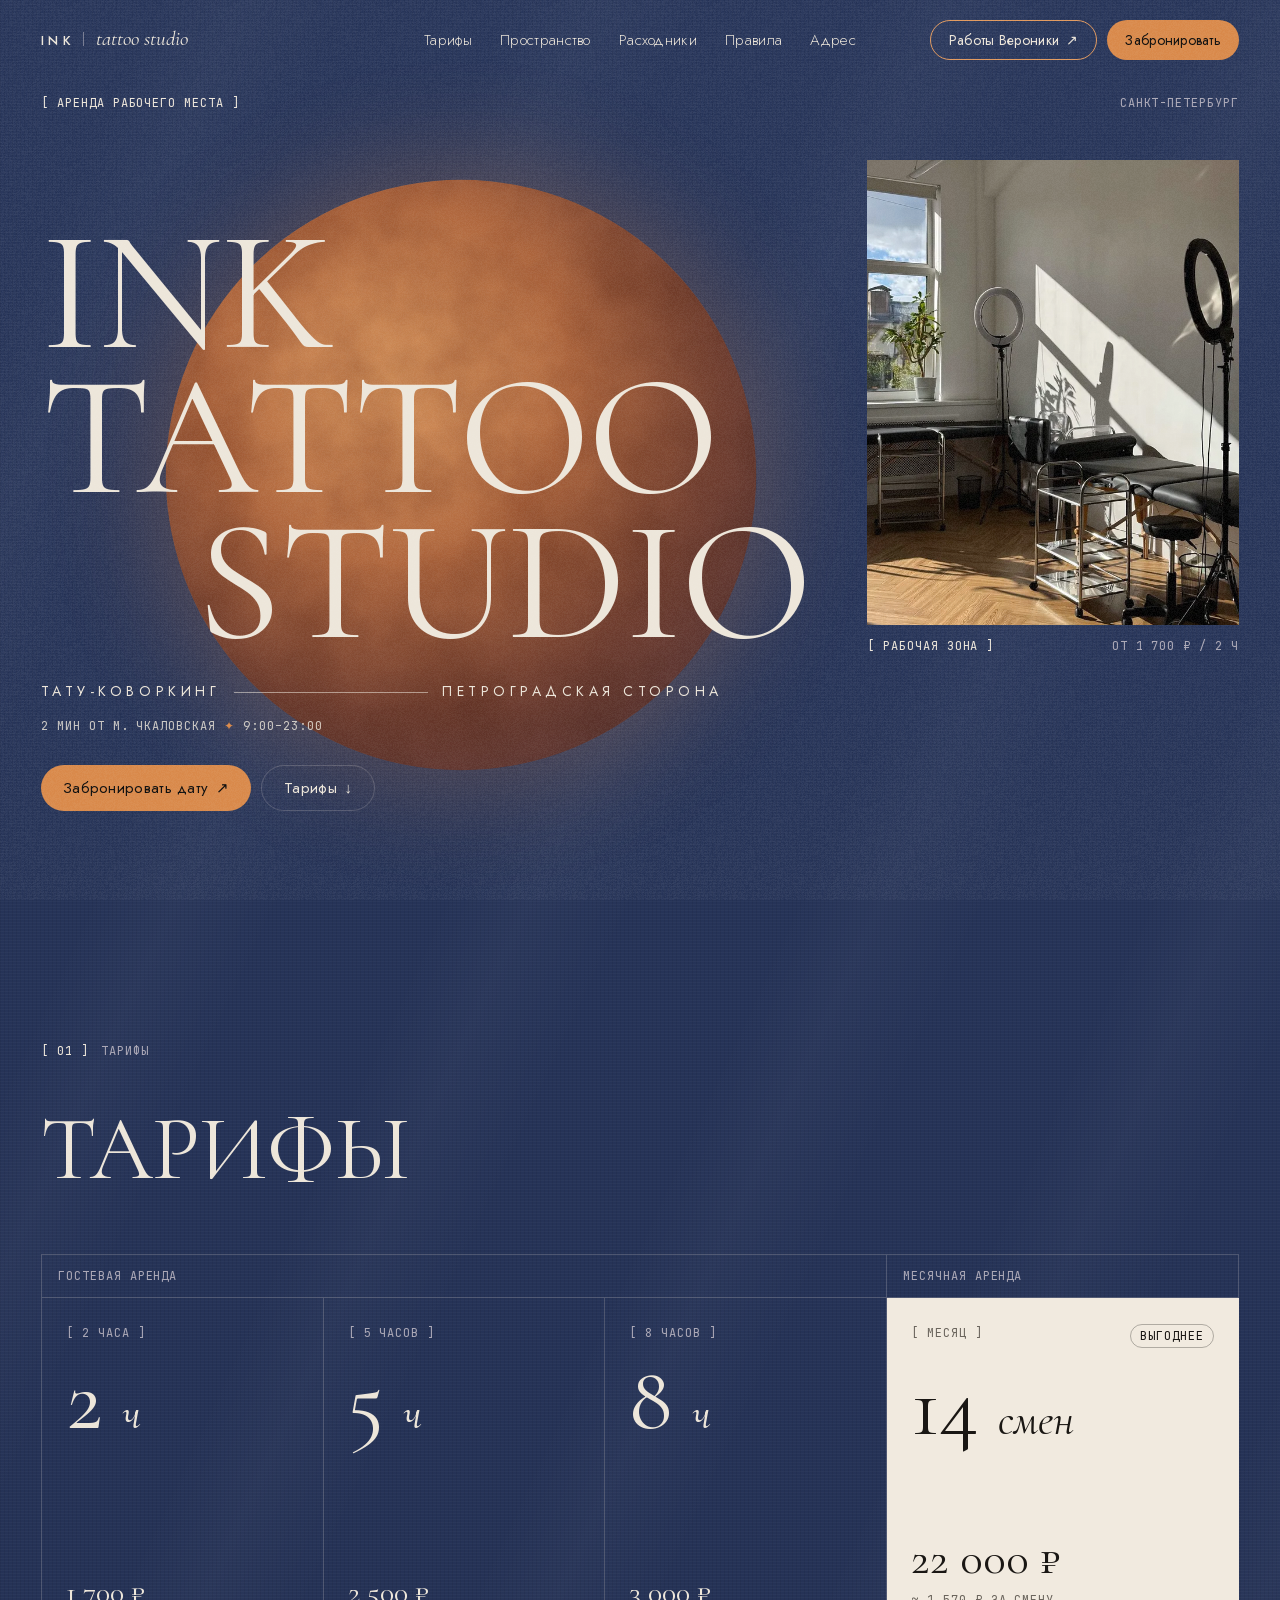
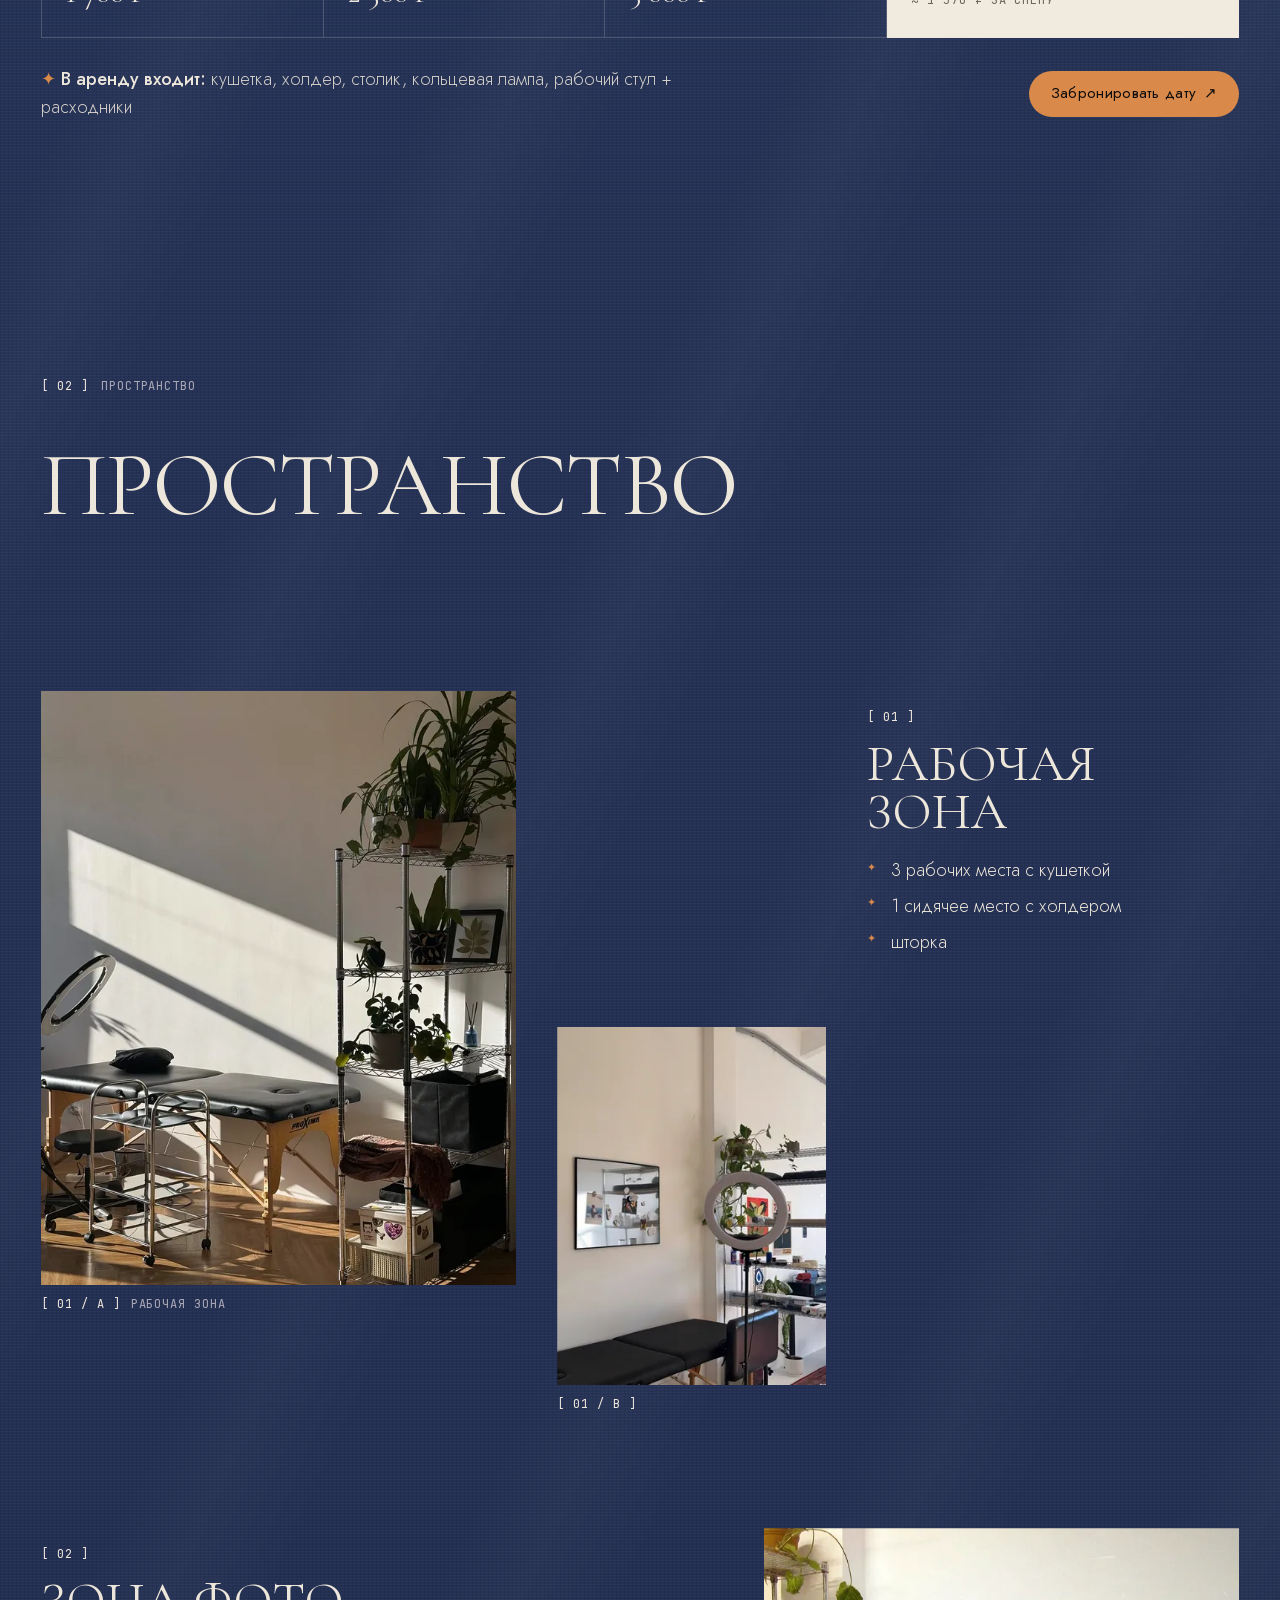
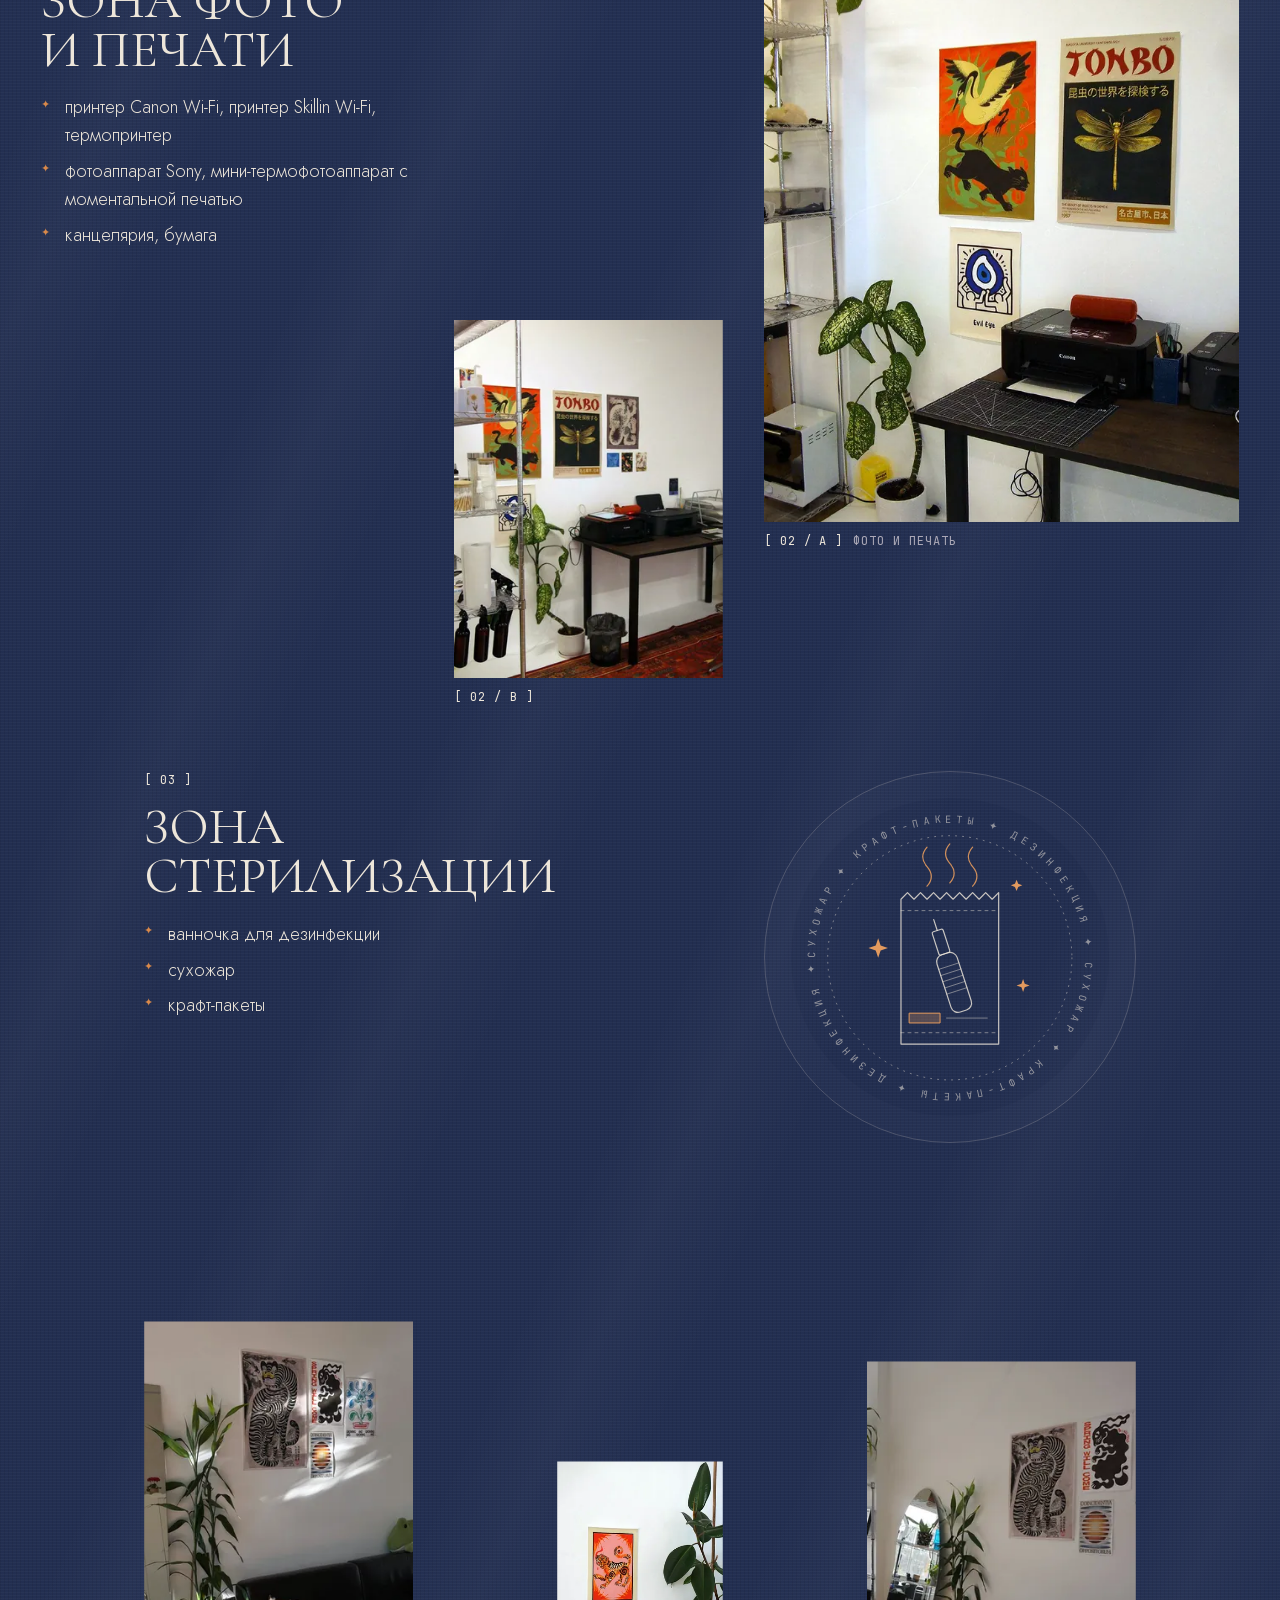
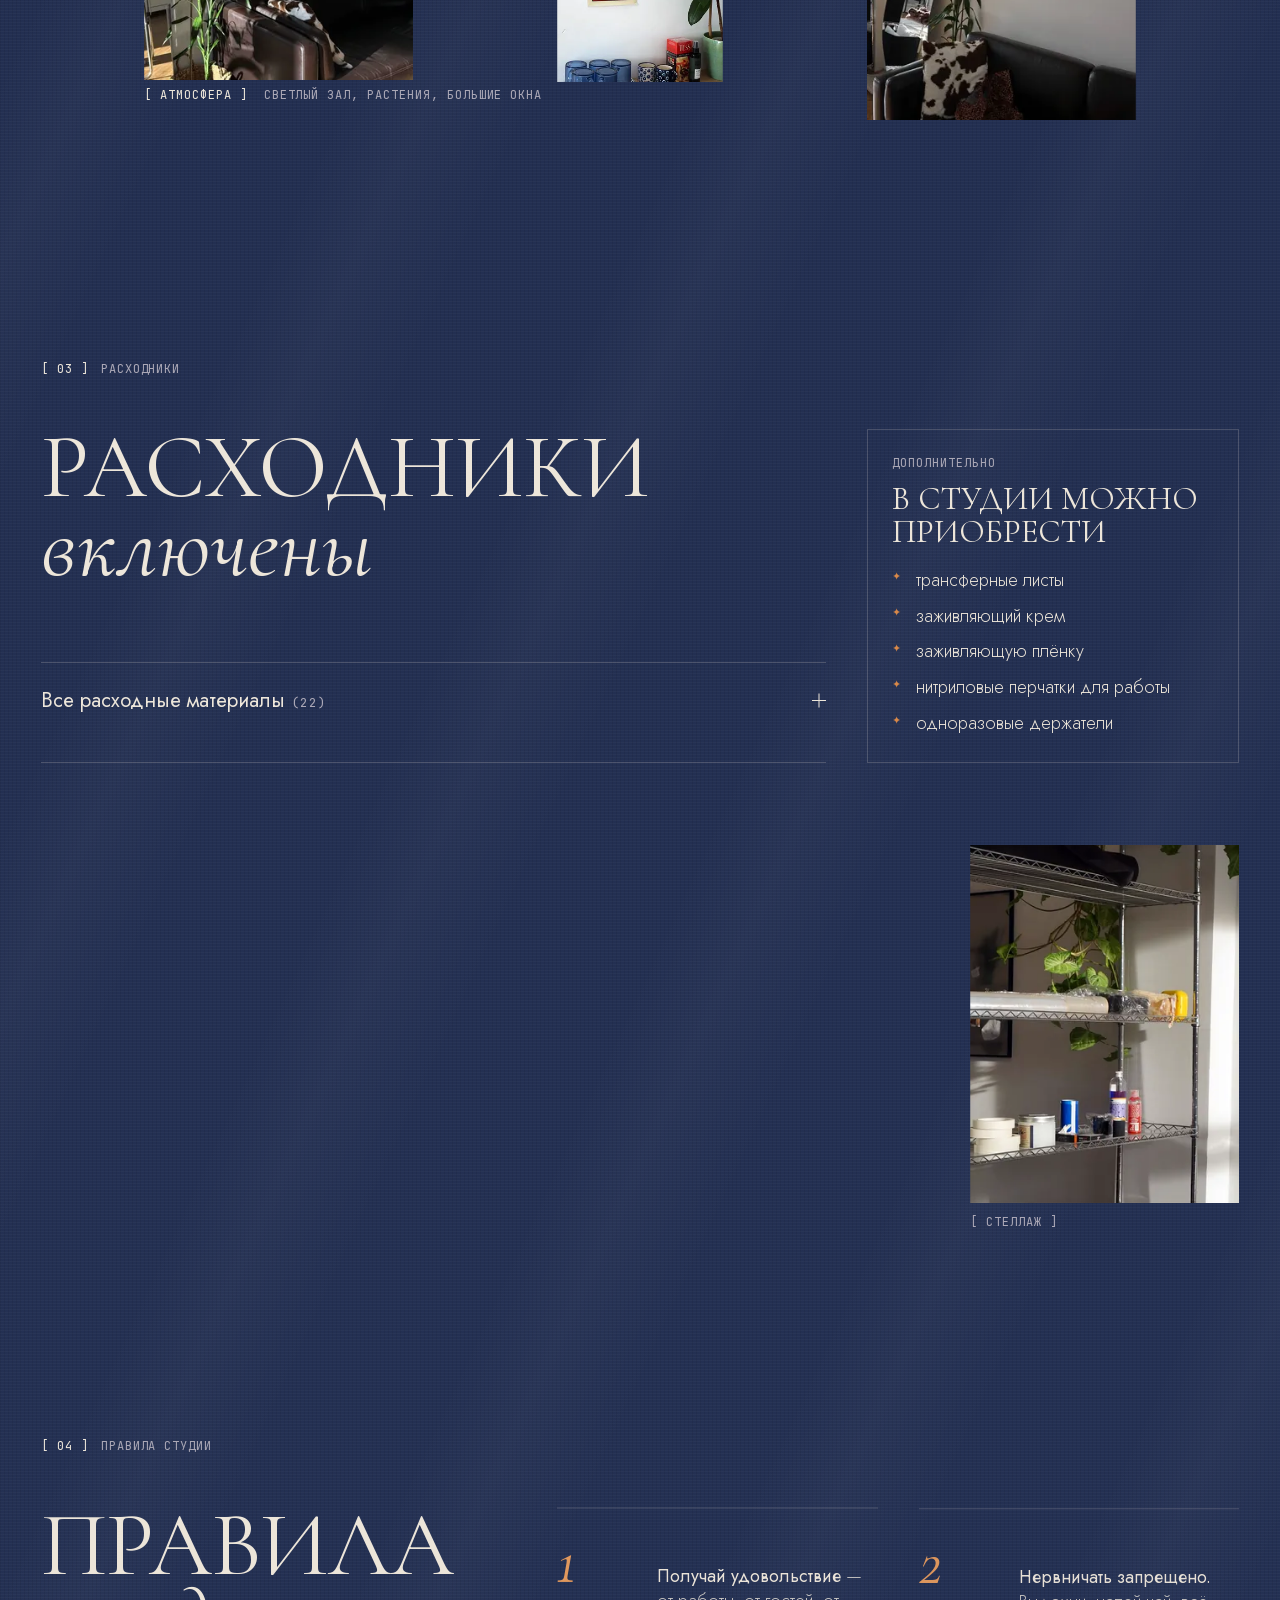
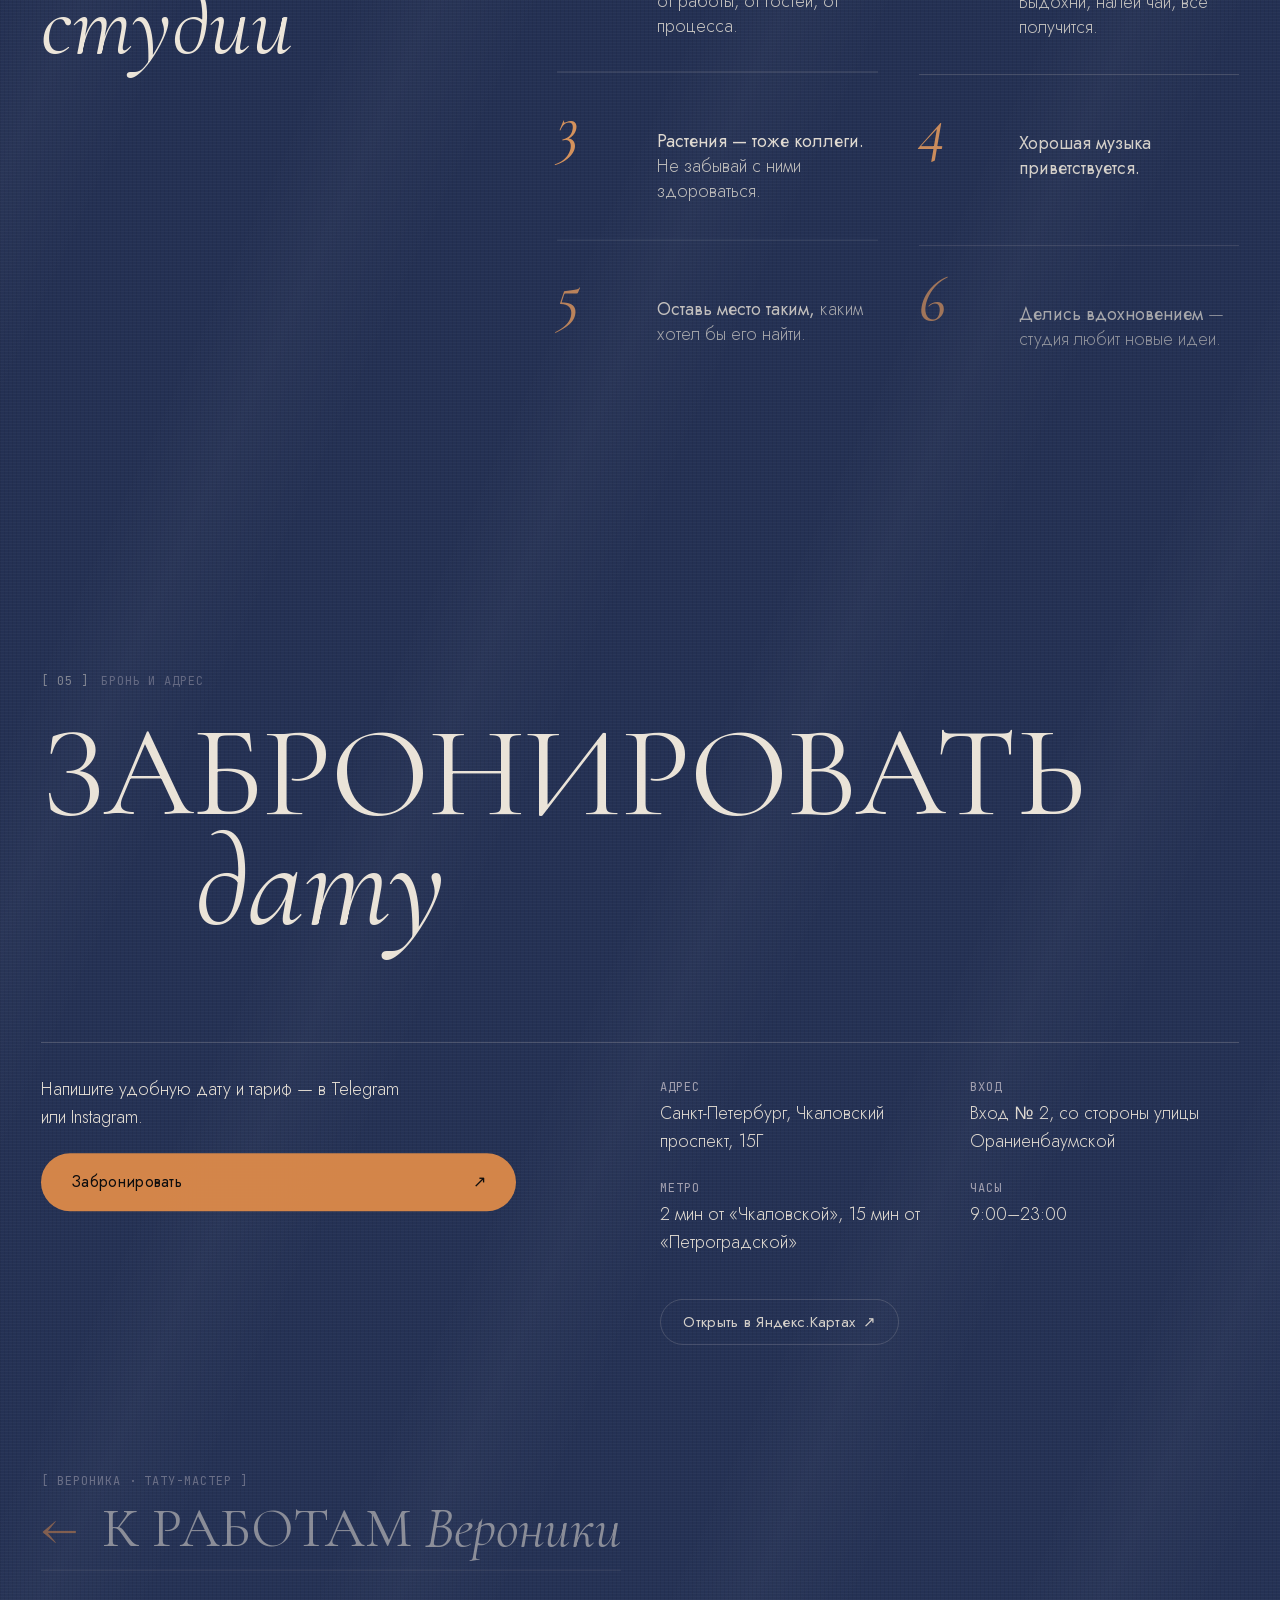
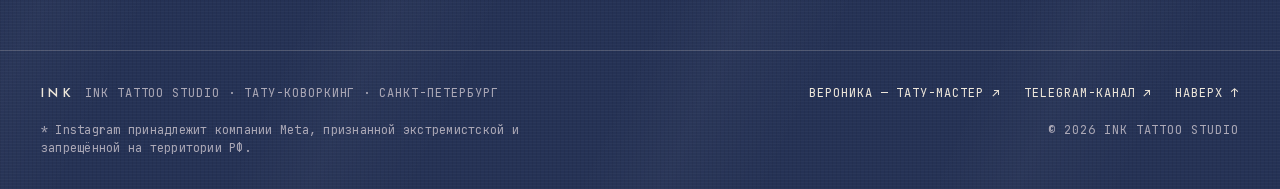
<file: cowork.html>
<!doctype html>
<html lang="ru">
<head>
  <meta charset="utf-8">
  <meta name="viewport" content="width=device-width, initial-scale=1, viewport-fit=cover">
  <title>Аренда тату-коворкинга Ink tattoo studio — Санкт-Петербург, Петроградская сторона</title>
  <meta name="description" content="Тату-коворкинг Ink tattoo studio на Петроградской стороне, 2 минуты от м. Чкаловская. Гостевая аренда от 1 700 ₽ за 2 часа, месяц — 22 000 ₽ за 14 смен. Расходники включены. Открыто 9:00–23:00.">
  <meta name="theme-color" content="#253255">

  <link rel="canonical" href="https://velloniika.ru/cowork.html">
  <!-- Превью в Telegram/соцсетях (адрес сайта — https://velloniika.ru; при смене домена заменить здесь, в sitemap.xml, robots.txt, CNAME) -->
  <meta property="og:type" content="website">
  <meta property="og:locale" content="ru_RU">
  <meta property="og:site_name" content="Ink tattoo studio">
  <meta property="og:title" content="Аренда тату-коворкинга Ink tattoo studio — Санкт-Петербург, Петроградская сторона">
  <meta property="og:description" content="Гостевая аренда от 1 700 ₽ за 2 часа, месяц — 22 000 ₽ за 14 смен. 2 минуты от м. Чкаловская.">
  <meta property="og:url" content="https://velloniika.ru/cowork.html">
  <meta property="og:image" content="https://velloniika.ru/assets/og/og-cowork.jpg">
  <meta property="og:image:width" content="1200">
  <meta property="og:image:height" content="630">
  <meta name="twitter:card" content="summary_large_image">
  <link rel="icon" href="assets/icons/favicon.svg" type="image/svg+xml">
  <link rel="icon" href="assets/icons/favicon-32.png" sizes="32x32" type="image/png">
  <link rel="apple-touch-icon" href="assets/icons/apple-touch-icon.png">
  <script type="application/ld+json">
{
  "@context": "https://schema.org",
  "@type": "TattooParlor",
  "name": "Ink tattoo studio",
  "description": "Тату-студия и тату-коворкинг на Петроградской стороне. Тату-мастер Вероника.",
  "url": "https://velloniika.ru/",
  "image": "https://velloniika.ru/assets/og/og-index.jpg",
  "address": {
    "@type": "PostalAddress",
    "streetAddress": "Чкаловский проспект, 15Г (вход № 2, со стороны улицы Ораниенбаумской)",
    "addressLocality": "Санкт-Петербург",
    "addressCountry": "RU"
  },
  "openingHoursSpecification": [
    {
      "@type": "OpeningHoursSpecification",
      "dayOfWeek": [
        "Monday",
        "Tuesday",
        "Wednesday",
        "Thursday",
        "Friday",
        "Saturday",
        "Sunday"
      ],
      "opens": "09:00",
      "closes": "23:00"
    }
  ],
  "sameAs": [
    "https://t.me/velloniikainktattoo",
    "https://instagram.com/velloniika.ink"
  ]
}
  </script>
  <!-- Яндекс.Метрика: создайте счётчик на metrika.yandex.ru, вставьте сюда его код вместо этого комментария
       и замените 00000000 на номер счётчика.
  <script>(function(m,e,t,r,i,k,a){m[i]=m[i]||function(){(m[i].a=m[i].a||[]).push(arguments)};m[i].l=1*new Date();
  k=e.createElement(t),a=e.getElementsByTagName(t)[0],k.async=1,k.src=r,a.parentNode.insertBefore(k,a)})
  (window,document,"script","https://mc.yandex.ru/metrika/tag.js","ym");ym(00000000,"init",{clickmap:true,trackLinks:true,accurateTrackBounce:true});</script>
  -->
  <link rel="preload" href="assets/fonts/cormorant-garamond.woff2" as="font" type="font/woff2" crossorigin>
  <link rel="preload" href="assets/fonts/jost.woff2" as="font" type="font/woff2" crossorigin>
  <link rel="preload" as="image" type="image/webp"
        imagesrcset="assets/img/studio-hero-640.webp 640w, assets/img/studio-hero-960.webp 960w, assets/img/studio-hero-1280.webp 1280w"
        imagesizes="(min-width: 1200px) 34vw, (min-width: 768px) 66vw, 92vw">

  <script>
    /* Вступительная анимация первого экрана (CSS). Выключена при «уменьшить движение». */
    if (!matchMedia('(prefers-reduced-motion: reduce)').matches) document.documentElement.classList.add('intro');
  </script>
  <link rel="stylesheet" href="css/tokens.css">
  <link rel="stylesheet" href="css/base.css">
  <link rel="stylesheet" href="css/components.css">
</head>
<body class="page-cowork">
  <a class="skip-link" href="#main">К содержимому</a>

  <!-- ===== ШАПКА ===== -->
  <header class="header">
    <a class="brand" href="cowork.html" aria-label="INK tattoo studio — аренда студии">
      <span class="brand__mark">INK</span>
      <span class="brand__sep" aria-hidden="true"></span>
      <span class="brand__name">tattoo studio</span>
    </a>

    <nav class="nav" aria-label="Основное меню">
      <ul class="nav__list">
        <li><a class="nav__link" href="#prices">Тарифы</a></li>
        <li><a class="nav__link" href="#space">Пространство</a></li>
        <li><a class="nav__link" href="#supplies">Расходники</a></li>
        <li><a class="nav__link" href="#rules">Правила</a></li>
        <li><a class="nav__link" href="#contacts">Адрес</a></li>
      </ul>
    </nav>

    <div class="header__actions">
      <a class="btn btn--outline header__rent" href="index.html">Работы Вероники <span class="btn__arrow" aria-hidden="true">↗</span></a>
      <a class="btn btn--fill header__book" href="#contacts" data-book="rent" data-link="telegram.chat">Забронировать</a>
      <button class="burger" type="button" aria-expanded="false" aria-controls="menu">
        <span class="burger__lines" aria-hidden="true"></span>
        <span class="visually-hidden">Открыть меню</span>
      </button>
    </div>
  </header>

  <!-- ===== МЕНЮ (телефон / планшет) ===== -->
  <div class="menu" id="menu" aria-label="Меню" data-lenis-prevent>
    <ul class="menu__list">
      <li><a class="menu__link" href="#prices"><span class="mono">01</span>Тарифы</a></li>
      <li><a class="menu__link" href="#space"><span class="mono">02</span>Пространство</a></li>
      <li><a class="menu__link" href="#supplies"><span class="mono">03</span>Расходники</a></li>
      <li><a class="menu__link" href="#rules"><span class="mono">04</span>Правила</a></li>
      <li><a class="menu__link" href="#contacts"><span class="mono">05</span>Адрес</a></li>
    </ul>
    <div class="menu__footer">
      <a class="btn btn--fill" href="#contacts" data-book="rent" data-link="telegram.chat">Забронировать</a>
      <a class="btn btn--outline" href="index.html">Работы Вероники <span class="btn__arrow" aria-hidden="true">↗</span></a>
      <p class="menu__note mono">Петроградская сторона · м. Чкаловская · <span class="nowrap">9:00–23:00</span></p>
    </div>
  </div>

  <main id="main">
    <!-- ===== 1. ПЕРВЫЙ ЭКРАН ===== -->
    <section class="cw-hero" aria-labelledby="cw-title">
      <div class="cw-hero__circle" aria-hidden="true"></div>
      <div class="wrap cw-hero__inner">
        <p class="cw-hero__kicker mono"><span class="bracket">Аренда рабочего места</span><span>Санкт-Петербург</span></p>
        <h1 class="cw-hero__title display" id="cw-title">
          <span class="cw-hero__line"><span>Ink tattoo</span></span>
          <span class="cw-hero__line"><span>studio</span></span>
        </h1>
        <p class="cw-hero__sub">Тату-коворкинг <span class="cw-hero__rule" aria-hidden="true"></span> Петроградская сторона</p>
        <p class="cw-hero__meta mono">2 мин от м. Чкаловская <span class="star" aria-hidden="true">✦</span> <span class="nowrap">9:00–23:00</span></p>
        <div class="cw-hero__cta">
          <a class="btn btn--fill" href="#contacts" data-book="rent" data-link="telegram.chat">Забронировать дату <span class="btn__arrow" aria-hidden="true">↗</span></a>
          <a class="btn btn--ghost btn--down" href="#prices">Тарифы <span class="btn__arrow" aria-hidden="true">↓</span></a>
        </div>
        <figure class="cw-hero__photo">
          <img src="assets/img/studio-hero-640.webp"
               srcset="assets/img/studio-hero-640.webp 640w, assets/img/studio-hero-960.webp 960w, assets/img/studio-hero-1280.webp 1280w"
               sizes="(min-width: 1200px) 34vw, (min-width: 768px) 66vw, 92vw"
               width="1920" height="2560" fetchpriority="high" decoding="async"
               alt="Рабочая зона студии в солнечный день: две кушетки, кольцевые лампы, столики на колёсах, большое окно">
          <figcaption class="mono"><span class="bracket">Рабочая зона</span><span>от 1 700 ₽ / 2 ч</span></figcaption>
        </figure>
      </div>
    </section>

    <!-- ===== 2. ТАРИФЫ ===== -->
    <section class="prices section" id="prices" aria-labelledby="prices-title">
      <div class="wrap">
        <p class="section__label mono"><span class="bracket">01</span> Тарифы</p>
        <h2 class="prices__title display" id="prices-title">Тарифы</h2>

        <div class="prices__grid">
          <p class="prices__group mono">Гостевая аренда</p>
          <article class="price-card">
            <p class="price-card__label mono"><span class="bracket">2 часа</span></p>
            <p class="price-card__time display">2 <em>ч</em></p>
            <p class="price-card__sum">1&nbsp;700&nbsp;₽</p>
          </article>
          <article class="price-card">
            <p class="price-card__label mono"><span class="bracket">5 часов</span></p>
            <p class="price-card__time display">5 <em>ч</em></p>
            <p class="price-card__sum">2&nbsp;500&nbsp;₽</p>
          </article>
          <article class="price-card">
            <p class="price-card__label mono"><span class="bracket">8 часов</span></p>
            <p class="price-card__time display">8 <em>ч</em></p>
            <p class="price-card__sum">3&nbsp;000&nbsp;₽</p>
          </article>
          <p class="prices__group prices__group--month mono">Месячная аренда</p>
          <article class="price-card price-card--month">
            <p class="price-card__label mono"><span class="bracket">Месяц</span> <span class="price-card__tag">выгоднее</span></p>
            <p class="price-card__time display">14 <em>смен</em></p>
            <p class="price-card__sum">22&nbsp;000&nbsp;₽</p>
            <p class="price-card__note mono">≈ 1&nbsp;570&nbsp;₽ за смену</p>
          </article>
        </div>

        <div class="prices__included">
          <p class="prices__inc-text"><span class="star" aria-hidden="true">✦</span> <strong>В аренду входит:</strong> кушетка, холдер, столик, кольцевая лампа, рабочий стул + расходники</p>
          <a class="btn btn--fill" href="#contacts" data-book="rent" data-link="telegram.chat">Забронировать дату <span class="btn__arrow" aria-hidden="true">↗</span></a>
        </div>
      </div>
    </section>

    <!-- ===== 3. ПРОСТРАНСТВО — книжная вёрстка ===== -->
    <section class="space section" id="space" aria-labelledby="space-title">
      <div class="wrap">
        <p class="section__label mono"><span class="bracket">02</span> Пространство</p>
        <h2 class="space__title display" id="space-title">Простран&shy;ство</h2>

        <!-- Зона 1 -->
        <article class="spread">
          <figure class="spread__big">
            <img src="assets/img/studio-work-640.webp" srcset="assets/img/studio-work-320.webp 320w, assets/img/studio-work-640.webp 640w, assets/img/studio-work-1280.webp 1280w"
                 sizes="(min-width: 1200px) 44vw, 86vw" width="1918" height="2560" loading="lazy" decoding="async"
                 alt="Рабочее место: кушетка, столик на колёсах, стеллаж с растениями в солнечном свете">
            <figcaption class="mono"><span class="bracket">01 / a</span> рабочая зона</figcaption>
          </figure>
          <figure class="spread__small">
            <img src="assets/img/studio-work-2-640.webp" srcset="assets/img/studio-work-2-320.webp 320w, assets/img/studio-work-2-640.webp 640w" sizes="(min-width: 1200px) 22vw, 45vw" width="1920" height="2560" loading="lazy" decoding="async"
                 alt="Кушетка, кольцевая лампа и зеркало">
            <figcaption class="mono"><span class="bracket">01 / b</span></figcaption>
          </figure>
          <div class="spread__text">
            <p class="spread__num mono"><span class="bracket">01</span></p>
            <h3 class="spread__title">Рабочая зона</h3>
            <ul class="stars">
              <li>3 рабочих места с кушеткой</li>
              <li>1 сидячее место с холдером</li>
              <li>шторка</li>
            </ul>
          </div>
        </article>

        <!-- Зона 2 -->
        <article class="spread spread--flip">
          <figure class="spread__big">
            <img src="assets/img/studio-print-640.webp" srcset="assets/img/studio-print-320.webp 320w, assets/img/studio-print-640.webp 640w, assets/img/studio-print-1280.webp 1280w"
                 sizes="(min-width: 1200px) 44vw, 86vw" width="1920" height="2560" loading="lazy" decoding="async"
                 alt="Стол с принтерами, постеры со стрекозой и птицей на стене">
            <figcaption class="mono"><span class="bracket">02 / a</span> фото и печать</figcaption>
          </figure>
          <figure class="spread__small">
            <img src="assets/img/studio-print-2-640.webp" srcset="assets/img/studio-print-2-320.webp 320w, assets/img/studio-print-2-640.webp 640w" sizes="(min-width: 1200px) 22vw, 45vw" width="1920" height="2560" loading="lazy" decoding="async"
                 alt="Принтеры и стеллаж с материалами">
            <figcaption class="mono"><span class="bracket">02 / b</span></figcaption>
          </figure>
          <div class="spread__text">
            <p class="spread__num mono"><span class="bracket">02</span></p>
            <h3 class="spread__title">Зона фото и&nbsp;печати</h3>
            <ul class="stars">
              <li>принтер Canon Wi-Fi, принтер Skillin Wi-Fi, термопринтер</li>
              <li>фотоаппарат Sony, мини-термофотоаппарат с моментальной печатью</li>
              <li>канцелярия, бумага</li>
            </ul>
          </div>
        </article>

        <!-- Зона 3 — без фото -->
        <article class="spread spread--text">
          <div class="spread__ring" aria-hidden="true">
            <svg class="steril" viewBox="0 0 400 400" fill="none">
              <defs><path id="steril-circle" d="M200 200 m-166 0 a166 166 0 1 1 332 0 a166 166 0 1 1 -332 0"/></defs>
              <circle cx="200" cy="200" r="150" class="steril__thin" stroke-dasharray="1 6"/>
              <text class="steril__txt"><textPath href="#steril-circle" startOffset="0" textLength="1036" lengthAdjust="spacing">сухожар ✦ крафт-пакеты ✦ дезинфекция ✦ сухожар ✦ крафт-пакеты ✦ дезинфекция ✦</textPath></text>
              <!-- волны жара -->
              <path class="steril__heat" d="M172 112c7-8 7-16 0-24s-7-16 0-24"/>
              <path class="steril__heat" d="M200 108c7-8 7-16 0-24s-7-16 0-24"/>
              <path class="steril__heat" d="M228 112c7-8 7-16 0-24s-7-16 0-24"/>
              <!-- крафт-пакет -->
              <path class="steril__line" d="M140 128 L148 120 L156 128 L164 120 L172 128 L180 120 L188 128 L196 120 L204 128 L212 120 L220 128 L228 120 L236 128 L244 120 L252 128 L260 120 V306 H140 Z"/>
              <path class="steril__thin" d="M140 142 H260 M140 292 H260" stroke-dasharray="3 4"/>
              <rect class="steril__mark" x="150" y="268" width="38" height="12"/>
              <path class="steril__thin" d="M196 274 H246"/>
              <!-- держатель тату-машинки внутри -->
              <g transform="rotate(-18 200 214)">
                <path class="steril__line" d="M200 150 V164"/>
                <rect class="steril__line" x="193" y="164" width="14" height="30" rx="2"/>
                <rect class="steril__line" x="187" y="194" width="26" height="74" rx="9"/>
                <path class="steril__thin" d="M187 210 H213 M187 218 H213 M187 226 H213 M187 234 H213 M187 242 H213"/>
              </g>
              <!-- звёздочки -->
              <path class="steril__star" d="M112 176 l3 9 9 3 -9 3 -3 9 -3 -9 -9 -3 9 -3z"/>
              <path class="steril__star" d="M290 226 l2 6 6 2 -6 2 -2 6 -2 -6 -6 -2 6 -2z"/>
              <path class="steril__star" d="M282 104 l2 5 5 2 -5 2 -2 5 -2 -5 -5 -2 5 -2z"/>
            </svg>
          </div>
          <div class="spread__text">
            <p class="spread__num mono"><span class="bracket">03</span></p>
            <h3 class="spread__title">Зона стерилизации</h3>
            <ul class="stars">
              <li>ванночка для дезинфекции</li>
              <li>сухожар</li>
              <li>крафт-пакеты</li>
            </ul>
          </div>
        </article>

        <!-- Атмосфера -->
        <div class="mood">
          <figure class="mood__ph mood__ph--a">
            <img src="assets/img/studio-sofa-640.webp" srcset="assets/img/studio-sofa-320.webp 320w, assets/img/studio-sofa-640.webp 640w" sizes="(min-width: 1200px) 22vw, 45vw" width="1920" height="2560" loading="lazy" decoding="async" alt="Кожаный диван, постеры и бамбук в зоне отдыха">
          </figure>
          <figure class="mood__ph mood__ph--b">
            <img src="assets/img/studio-cups-640.webp" srcset="assets/img/studio-cups-320.webp 320w, assets/img/studio-cups-640.webp 640w" sizes="(min-width: 1200px) 22vw, 45vw" width="1436" height="2560" loading="lazy" decoding="async" alt="Кружки, постер с тигром и фикус">
          </figure>
          <figure class="mood__ph mood__ph--c">
            <img src="assets/img/studio-sofa-2-640.webp" srcset="assets/img/studio-sofa-2-320.webp 320w, assets/img/studio-sofa-2-640.webp 640w" sizes="(min-width: 1200px) 22vw, 45vw" width="1436" height="2560" loading="lazy" decoding="async" alt="Чёрный диван с подушками и овальное зеркало">
          </figure>
          <p class="mood__cap mono"><span class="bracket">атмосфера</span> светлый зал, растения, большие окна</p>
        </div>
      </div>
    </section>

    <!-- ===== 4. РАСХОДНИКИ ===== -->
    <section class="supplies section" id="supplies" aria-labelledby="supplies-title">
      <div class="wrap grid-12">
        <p class="section__label mono"><span class="bracket">03</span> Расходники</p>
        <h2 class="supplies__title display" id="supplies-title">Расход&shy;ники <em>включены</em></h2>

        <details class="supplies__all">
          <summary class="supplies__sum">
            <span>Все расходные материалы <span class="mono">(22)</span></span>
            <span class="qa__icon" aria-hidden="true"></span>
          </summary>
          <ul class="supplies__list stars">
            <li>большая и маленькая стретч-плёнки</li>
            <li>барьерная защита для тату-машинки</li>
            <li>бандажные бинты</li>
            <li>виниловые перчатки для сборки места / перевода трансфера</li>
            <li>спрей-батл и мыло</li>
            <li>вазелин</li>
            <li>пенка</li>
            <li>трансферный гель</li>
            <li>станки</li>
            <li>бумажный скотч</li>
            <li>детские пелёнки</li>
            <li>стоматологические салфетки</li>
            <li>простыни для кушетки</li>
            <li>ватные диски + палочки</li>
            <li>хлоргексидин</li>
            <li>бумажные полотенца</li>
            <li>стаканчики</li>
            <li>шпатели</li>
            <li>колпачки</li>
            <li>антисептики для поверхности и кожи</li>
            <li>наклейки на соски, невидимки, резинки для волос</li>
            <li>сорбент</li>
          </ul>
        </details>

        <div class="extra">
          <p class="extra__label mono">Дополнительно</p>
          <h3 class="extra__title" id="extra-title">В студии можно приобрести</h3>
          <ul class="stars">
            <li>трансферные листы</li>
            <li>заживляющий крем</li>
            <li>заживляющую плёнку</li>
            <li>нитриловые перчатки для работы</li>
            <li>одноразовые держатели</li>
          </ul>
        </div>

        <figure class="supplies__photo">
          <img src="assets/img/studio-shelves-640.webp" srcset="assets/img/studio-shelves-320.webp 320w, assets/img/studio-shelves-640.webp 640w" sizes="(min-width: 1200px) 22vw, 45vw" width="1436" height="2560" loading="lazy" decoding="async" alt="Металлический стеллаж с расходниками и растениями">
          <figcaption class="mono"><span class="bracket">стеллаж</span></figcaption>
        </figure>
      </div>
    </section>

    <!-- ===== 5. ПРАВИЛА СТУДИИ ===== -->
    <section class="rules section" id="rules" aria-labelledby="rules-title">
      <div class="wrap grid-12">
        <p class="section__label mono"><span class="bracket">04</span> Правила студии</p>
        <h2 class="rules__title display" id="rules-title">Правила <em>студии</em></h2>
        <ol class="rules__list">
          <li class="rule"><span class="rule__num display">1</span><p class="rule__text"><strong>Получай удовольствие</strong> — от работы, от гостей, от процесса.</p></li>
          <li class="rule"><span class="rule__num display">2</span><p class="rule__text"><strong>Нервничать запрещено.</strong> Выдохни, налей чай, всё получится.</p></li>
          <li class="rule"><span class="rule__num display">3</span><p class="rule__text"><strong>Растения — тоже коллеги.</strong> Не забывай с ними здороваться.</p></li>
          <li class="rule"><span class="rule__num display">4</span><p class="rule__text"><strong>Хорошая музыка приветствуется.</strong></p></li>
          <li class="rule"><span class="rule__num display">5</span><p class="rule__text"><strong>Оставь место таким,</strong> каким хотел бы его найти.</p></li>
          <li class="rule"><span class="rule__num display">6</span><p class="rule__text"><strong>Делись вдохновением</strong> — студия любит новые идеи.</p></li>
        </ol>
      </div>
    </section>

    <!-- ===== 5. ФИНАЛ ===== -->
    <section class="final cw-final" id="contacts" aria-labelledby="final-title">
      <div class="wrap">
        <p class="section__label mono"><span class="bracket">05</span> Бронь и адрес</p>
        <h2 class="cw-final__title display" id="final-title">Забронировать <em>дату</em></h2>
        <div class="final__grid">
          <div class="final__actions">
            <p class="final__lead">Напишите удобную дату и тариф — в Telegram или Instagram.</p>
            <div class="final__buttons">
              <a class="btn btn--fill btn--lg" href="#contacts" data-book="rent" data-link="telegram.chat">Забронировать <span class="btn__arrow" aria-hidden="true">↗</span></a>
            </div>
          </div>
          <dl class="final__info">
            <div><dt class="mono muted">Адрес</dt><dd data-text="studio.address">Санкт-Петербург, Чкаловский проспект, 15Г</dd></div>
            <div><dt class="mono muted">Вход</dt><dd data-text="studio.entrance">Вход № 2, со стороны улицы Ораниенбаумской</dd></div>
            <div><dt class="mono muted">Метро</dt><dd data-text="studio.metro">2 мин от «Чкаловской», 15 мин от «Петроградской»</dd></div>
            <div><dt class="mono muted">Часы</dt><dd data-text="studio.hours">9:00–23:00</dd></div>
          </dl>
          <a class="btn btn--ghost final__map" href="#contacts" data-link="studio.map">Открыть в Яндекс.Картах <span class="btn__arrow" aria-hidden="true">↗</span></a>
        </div>
        <div class="cw-final__back">
          <a class="link-big" href="index.html">
            <span class="mono muted">[ Вероника · тату-мастер ]</span>
            <span class="link-big__text"><span class="link-big__arrow link-big__arrow--back" aria-hidden="true">←</span> К работам <em>Вероники</em></span>
          </a>
        </div>
      </div>
    </section>
    <!-- Липкая кнопка (телефон) -->
    <div class="sticky-book">
      <a class="btn btn--fill" href="#contacts" data-book="rent" data-link="telegram.chat">Забронировать дату</a>
    </div>
  </main>

  <!-- ===== ФУТЕР ===== -->
  <footer class="footer">
    <div class="wrap footer__inner">
      <p class="footer__brand"><span class="brand__mark">INK</span> <span class="mono muted">Ink tattoo studio · тату-коворкинг · Санкт-Петербург</span></p>
      <nav class="footer__nav mono" aria-label="Ссылки в подвале">
        <a href="index.html">Вероника — тату-мастер ↗</a>
        <a href="#contacts" data-link="telegram.channel">Telegram-канал ↗</a>
        <a href="#main">Наверх ↑</a>
      </nav>
      <p class="footer__note mono muted">* Instagram принадлежит компании Meta, признанной экстремистской и запрещённой на территории РФ.</p>
      <p class="footer__copy mono muted">© <span data-year>2026</span> Ink tattoo studio</p>
    </div>
  </footer>


  <!-- ===== ОКНО КОНТАКТОВ ===== -->
  <dialog class="sheet" id="book" aria-labelledby="book-title" data-mode="rent">
    <div class="sheet__panel" data-lenis-prevent>
      <span class="sheet__handle" aria-hidden="true"></span>
      <div class="sheet__head">
        <p class="mono muted" data-book-label>[ Ink tattoo studio · коворкинг ]</p>
        <button class="sheet__close" type="button" data-close aria-label="Закрыть окно">
          <span aria-hidden="true"></span>
        </button>
      </div>
      <h2 class="sheet__title display" id="book-title">Аренда <em>студии</em></h2>
      <p class="sheet__lead" data-book-lead>Напишите, на какую дату и какой тариф хотите забронировать рабочее место.</p>
      <div class="sheet__links">
        <a class="contact contact--main" href="#contacts" data-link="telegram.chat">
          <span class="contact__name">Telegram</span>
          <span class="contact__sub mono"><span data-text="telegram.username">@velloniika</span> · личный чат</span>
          <span class="contact__arrow" aria-hidden="true">↗</span>
        </a>
        <a class="contact" href="#contacts" data-link="instagram.direct">
          <span class="contact__name">Instagram*</span>
          <span class="contact__sub mono">Директ · <span data-text="instagram.username">velloniika.ink</span></span>
          <span class="contact__arrow" aria-hidden="true">↗</span>
        </a>
      </div>
      <p class="sheet__note mono">* Instagram принадлежит компании Meta, признанной экстремистской и запрещённой на территории РФ</p>
    </div>
  </dialog>

  <script src="js/config.js"></script>
  <script src="assets/vendor/gsap.min.js" defer></script>
  <script src="assets/vendor/ScrollTrigger.min.js" defer></script>
  <script src="assets/vendor/lenis.min.js" defer></script>
  <script src="js/main.js" defer></script>
</body>
</html>
</file>
<file: css/tokens.css>
/* =========================================================
   ТОКЕНЫ: шрифты, цвета, размеры. Меняйте цвета только здесь.
   ========================================================= */

/* --- Шрифты (локально, кириллица + латиница). Собираются скриптом scripts/build_fonts.py --- */
@font-face {
  font-family: 'Cormorant Garamond'; font-style: normal; font-weight: 400 500; font-display: swap;
  src: url('../assets/fonts/cormorant-garamond.woff2') format('woff2');
}
@font-face {
  font-family: 'Cormorant Garamond'; font-style: italic; font-weight: 400 500; font-display: swap;
  src: url('../assets/fonts/cormorant-garamond-italic.woff2') format('woff2');
}
@font-face {
  font-family: 'Jost'; font-style: normal; font-weight: 300 500; font-display: swap;
  src: url('../assets/fonts/jost.woff2') format('woff2');
}
@font-face {
  font-family: 'JetBrains Mono'; font-style: normal; font-weight: 400; font-display: swap;
  src: url('../assets/fonts/jetbrains-mono.woff2') format('woff2');
}

:root {
  /* Мир Вероники — тушь */
  --ink: #0E0D0C;          /* фон главной */
  --ink-2: #1B1A18;        /* карточки на чёрном */
  /* Мир студии — ночной индиго (замер из сторис студии) */
  --indigo: #253255;
  --indigo-2: #313E66;
  /* Текст и бумага */
  --bone: #EDE6DA;         /* основной текст на тёмном (15.7:1 на --ink) */
  --paper: #F1EADF;        /* светлые вставки */
  --text-dark: #1A1714;    /* текст на бумаге (14.9:1) */
  --muted: #8C877F;        /* вторичный текст на чёрном (5.4:1) */
  --muted-indigo: #ABA8B6; /* вторичный текст на индиго (5.3:1) */
  --muted-paper: #6B655D;  /* вторичный текст на бумаге (4.8:1) */
  --line: rgba(237, 230, 218, 0.16);  /* линии 1px */
  --accent: #D9894A;       /* янтарь: кнопки, ✦, свечение (7:1 на --ink) */
  --accent-indigo: #E39A5E;/* янтарь для текста на индиго (5.4:1) */

  /* Шрифты */
  --f-display: 'Cormorant Garamond', 'Times New Roman', serif;
  --f-text: 'Jost', 'Helvetica Neue', Arial, sans-serif;
  --f-mono: 'JetBrains Mono', ui-monospace, Menlo, monospace;

  /* Шкала: огромный — обычный — крошечный */
  --fs-name: clamp(60px, 18vw, 280px);
  --fs-h2: clamp(40px, 7vw, 120px);
  --fs-menu: clamp(44px, 11vw, 96px);
  --fs-body: clamp(16px, 0.35vw + 14.6px, 18px);
  --fs-small: 14px;
  --fs-mono: 12px;

  /* Сетка и отступы */
  --gutter: clamp(16px, 3.2vw, 48px);
  --header-h: 64px;
  --radius-pill: 999px;
  --ease: cubic-bezier(.22, .8, .2, 1);
}

@media (min-width: 768px) {
  :root { --header-h: 80px; }
}
</file>
<file: css/base.css>
/* =========================================================
   БАЗА: сброс, типографика, зерно, общие утилиты
   ========================================================= */

*, *::before, *::after { box-sizing: border-box; }
html { -webkit-text-size-adjust: 100%; text-size-adjust: 100%; }
body {
  margin: 0;
  background: var(--ink);
  color: var(--bone);
  font-family: var(--f-text);
  font-size: var(--fs-body);
  font-weight: 300;
  line-height: 1.55;
  -webkit-font-smoothing: antialiased;
  -moz-osx-font-smoothing: grayscale;
  text-rendering: optimizeLegibility;
  overflow-x: clip;
}
[hidden] { display: none !important; }
img, svg { display: block; max-width: 100%; }
img { height: auto; }
a { color: inherit; text-decoration: none; }
button { font: inherit; color: inherit; background: none; border: 0; padding: 0; cursor: pointer; }
h1, h2, h3, p, ul, ol, figure { margin: 0; }
ul, ol { padding: 0; list-style: none; }

::selection { background: var(--accent); color: var(--ink); }

/* Видимый фокус для клавиатуры */
:focus-visible {
  outline: 1px solid var(--accent);
  outline-offset: 4px;
  border-radius: 2px;
}

/* Ссылка «перейти к содержимому» */
.skip-link {
  position: absolute; left: var(--gutter); top: -100px; z-index: 200;
  padding: 10px 18px; background: var(--accent); color: var(--ink);
  font-family: var(--f-mono); font-size: var(--fs-mono); text-transform: uppercase; letter-spacing: .08em;
  border-radius: var(--radius-pill);
}
.skip-link:focus { top: 12px; }

.visually-hidden {
  position: absolute !important; width: 1px; height: 1px; overflow: hidden;
  clip: rect(0 0 0 0); clip-path: inset(50%); white-space: nowrap;
}

/* --- Типографика --- */
.display {
  font-family: var(--f-display);
  font-weight: 400;
  text-transform: uppercase;
  line-height: .88;
  letter-spacing: -0.01em;
}
.display em, .display i { font-style: italic; text-transform: none; letter-spacing: 0; }

/* Крошечные моноширинные подписи: [ 001 ], [ графика ] */
.mono {
  font-family: var(--f-mono);
  font-size: var(--fs-mono);
  font-weight: 400;
  text-transform: uppercase;
  letter-spacing: .08em;
  line-height: 1.5;
}
.bracket::before { content: '[\00a0'; }
.bracket::after  { content: '\00a0]'; }
.muted { color: var(--muted); }
.star { color: var(--accent); }

/* --- Зерно плёнки поверх всего сайта --- */
body::after {
  content: '';
  position: fixed; inset: 0; z-index: 150;
  pointer-events: none;
  opacity: .055;
  background-image: url("../assets/img/grain.png");
  background-size: 160px 160px;
}

/* --- Контейнер и сетка 12 колонок --- */
.wrap { padding-inline: var(--gutter); }
.grid-12 {
  display: grid;
  grid-template-columns: repeat(12, minmax(0, 1fr));
  column-gap: var(--gutter);
}

/* Блокировка прокрутки (меню, окна) */
html.is-locked, html.is-locked body { overflow: hidden; }

@media (prefers-reduced-motion: reduce) {
  *, *::before, *::after {
    animation-duration: .001ms !important;
    animation-iteration-count: 1 !important;
    transition-duration: .001ms !important;
    scroll-behavior: auto !important;
  }
}
</file>
<file: css/components.css>
/* =========================================================
   КОМПОНЕНТЫ: кнопки, шапка, меню, первый экран
   ========================================================= */

/* ---------- Кнопки-капсулы ---------- */
.btn {
  --h: 46px;
  display: inline-flex; align-items: center; justify-content: center; gap: .5em;
  min-height: var(--h);
  padding: 0 22px;
  border-radius: var(--radius-pill);
  font-family: var(--f-text); font-size: 15px; font-weight: 400; letter-spacing: .02em;
  line-height: 1; white-space: nowrap;
  transition: background-color .35s var(--ease), color .35s var(--ease), border-color .35s var(--ease);
}
.btn--fill { background: var(--accent); color: var(--ink); }
.btn--fill:hover { background: var(--bone); }
.btn--outline { border: 1px solid var(--accent); color: var(--bone); }
.btn--outline:hover { background: var(--accent); color: var(--ink); }
.btn--ghost { border: 1px solid var(--line); color: var(--bone); }
.btn--ghost:hover { border-color: var(--bone); }
.btn__arrow { display: inline-block; transition: transform .35s var(--ease); }
.btn:hover .btn__arrow { transform: translate(2px, -2px); }
.btn--down:hover .btn__arrow { transform: translateY(3px); }

/* ---------- Шапка ---------- */
.header {
  position: fixed; inset: 0 0 auto 0; z-index: 100;
  height: var(--header-h);
  display: flex; align-items: center; justify-content: space-between; gap: 24px;
  padding-inline: var(--gutter);
  transition: background-color .4s var(--ease), transform .45s var(--ease), border-color .4s var(--ease);
  border-bottom: 1px solid transparent;
}
.header.is-scrolled {
  background: rgba(14, 13, 12, .82);
  -webkit-backdrop-filter: blur(14px); backdrop-filter: blur(14px);
  border-bottom-color: var(--line);
}
.header.is-hidden { transform: translateY(-100%); }

.brand { display: inline-flex; align-items: baseline; gap: 12px; padding-block: 10px; }
.brand__mark {
  font-family: var(--f-text); font-weight: 500; font-size: 13px;
  letter-spacing: .34em; margin-right: -.34em;
}
.brand__sep { width: 1px; height: 14px; background: var(--muted); align-self: center; opacity: .6; }
.brand__name { font-family: var(--f-display); font-style: italic; font-size: 21px; line-height: 1; }

.nav { display: none; }
.nav__list { display: flex; gap: clamp(18px, 2.2vw, 36px); }
.nav__link {
  position: relative; font-size: 15px; letter-spacing: .02em; padding: 6px 0;
}
.nav__link::after {
  content: ''; position: absolute; left: 0; right: 0; bottom: 0; height: 1px;
  background: var(--accent); transform: scaleX(0); transform-origin: right;
  transition: transform .45s var(--ease);
}
.nav__link:hover::after { transform: scaleX(1); transform-origin: left; }

.header__actions { display: flex; align-items: center; gap: 10px; }
.header__actions .btn { --h: 40px; padding: 0 18px; font-size: 14px; }
.header__rent, .header__book { display: none; }

.burger {
  position: relative; width: 44px; height: 44px; margin-right: -10px;
  display: grid; place-items: center;
}
.burger__lines { position: relative; width: 24px; height: 9px; }
.burger__lines::before, .burger__lines::after {
  content: ''; position: absolute; left: 0; right: 0; height: 1px; background: var(--bone);
  transition: transform .45s var(--ease), top .45s var(--ease);
}
.burger__lines::before { top: 0; }
.burger__lines::after { top: 8px; }
.burger[aria-expanded="true"] .burger__lines::before { top: 4px; transform: rotate(45deg); }
.burger[aria-expanded="true"] .burger__lines::after { top: 4px; transform: rotate(-45deg); }

@media (min-width: 768px) {
  .header__rent, .header__book { display: inline-flex; }
}
@media (min-width: 1200px) {
  .nav { display: block; position: absolute; left: 50%; transform: translateX(-50%); }
  .burger { display: none; }
}

/* ---------- Полноэкранное меню (телефон/планшет) ---------- */
.menu {
  position: fixed; inset: 0; z-index: 90;
  display: flex; flex-direction: column;
  padding: calc(var(--header-h) + 24px) var(--gutter) calc(24px + env(safe-area-inset-bottom));
  background: var(--ink);
  overflow-y: auto;
  opacity: 0; visibility: hidden;
  transition: opacity .45s var(--ease), visibility 0s linear .45s;
}
.menu.is-open { opacity: 1; visibility: visible; transition: opacity .45s var(--ease); }
.menu__list { display: flex; flex-direction: column; gap: 2px; margin-block: auto; }
.menu__link {
  display: flex; align-items: baseline; gap: 14px;
  font-family: var(--f-display); font-size: var(--fs-menu); line-height: 1; text-transform: uppercase;
  padding-block: 6px;
}
.menu__link .mono { color: var(--muted); transform: translateY(-.9em); }
.menu__link:hover { color: var(--accent); }
.menu__footer { display: flex; flex-wrap: wrap; gap: 10px; padding-top: 32px; border-top: 1px solid var(--line); margin-top: 32px; }
.menu__footer .btn { flex: 1 1 160px; }
.menu__note { width: 100%; margin-top: 14px; color: var(--muted); }

/* ---------- Липкая кнопка «Записаться» (телефон) ---------- */
.sticky-book {
  position: fixed; z-index: 80;
  left: var(--gutter); right: var(--gutter); bottom: calc(14px + env(safe-area-inset-bottom));
  transform: translateY(160%);
  transition: transform .5s var(--ease);
}
.sticky-book .btn { width: 100%; --h: 52px; font-size: 16px; box-shadow: 0 0 0 1px rgba(14,13,12,.4); }
.sticky-book.is-visible { transform: none; }
@media (min-width: 768px) { .sticky-book { display: none; } }

/* =========================================================
   ПЕРВЫЙ ЭКРАН
   ========================================================= */
.hero {
  position: relative;
  min-height: 100svh;
  padding: calc(var(--header-h) + 14px) var(--gutter) 28px;
  display: flex; flex-direction: column;
  overflow: hidden;
  isolation: isolate;
}

/* Тонкие дуги и тёплое свечение на фоне */
.hero__bg { position: absolute; inset: 0; z-index: -1; pointer-events: none; }
.hero__arcs {
  position: absolute; left: 50%; top: var(--arc-top, 46%);
  width: max(150vw, 760px); aspect-ratio: 1;
  transform: translate(-50%, -32%);
  color: var(--bone); opacity: .14;
}
.hero__glow {
  position: absolute; left: 50%; top: 52%;
  width: min(110vw, 900px); aspect-ratio: 1;
  transform: translate(-50%, -50%);
  background: radial-gradient(closest-side, rgba(217, 137, 74, .16), rgba(217, 137, 74, .05) 55%, transparent 75%);
}

.hero__kicker { display: flex; justify-content: space-between; gap: 12px; color: var(--bone); }
.hero__kicker .muted { color: var(--muted); }

/* Сцена: имя + арка (слои). Имя и контур-«призрак» лежат в одной ячейке сетки — совпадают точно */
.hero__stage { position: relative; margin-top: 10px; text-align: center; }
.hero__name-wrap { display: grid; }
.hero__name, .hero__ghost {
  grid-area: 1 / 1;
  font-size: var(--fs-name);
  white-space: nowrap;
  padding-right: .03em;       /* запас под выносной элемент «А» */
}
.hero__name { position: relative; z-index: 1; }
.hero__name-line { display: block; }
.hero__ghost {
  position: relative; z-index: 3;
  color: transparent;
  -webkit-text-stroke: 1px rgba(237, 230, 218, .55);
  pointer-events: none; user-select: none;
}

.hero__arch {
  --w: min(64vw, 300px, calc((100svh - 330px) * .72));
  position: relative; z-index: 2;
  width: var(--w);
  margin: calc(var(--fs-name) * -0.5) auto 0;
}
.hero__arch::before {          /* тонкий контур арки, чуть больше фото */
  content: ''; position: absolute; inset: -11px -11px 0;
  border: 1px solid rgba(237, 230, 218, .28); border-bottom: 0;
  border-radius: 999px 999px 0 0;
  pointer-events: none;
}
.hero__photo {
  aspect-ratio: .72;
  border-radius: 999px 999px 0 0;
  overflow: hidden;
  background: var(--ink-2);
}
.hero__photo img { width: 100%; height: 100%; object-fit: cover; object-position: 50% 30%; }

.hero__meta { display: flex; flex-direction: column; gap: 18px; margin-top: 22px; }
.hero__styles { display: flex; flex-wrap: wrap; justify-content: center; gap: 4px 10px; color: var(--muted); }
.hero__styles .star { font-size: 9px; align-self: center; }
.hero__cta { display: flex; gap: 10px; justify-content: center; flex-wrap: wrap; }
.hero__cta .btn { flex: 1 1 0; max-width: 220px; }

.hero__foot {
  display: flex; align-items: flex-end; justify-content: space-between; gap: 16px;
  margin-top: auto; padding-top: 26px;
}
.hero__ticker { color: var(--muted); }
.hero__ticker > span { display: block; }
.nowrap { white-space: nowrap; }

/* Карточка «Студию можно арендовать» */
.rent-card {
  flex: 0 0 auto;
  display: flex; flex-direction: column; gap: 10px;
  width: 172px; padding: 14px 16px 15px;
  background: var(--accent); color: var(--ink);
  transition: background-color .4s var(--ease);
}
.rent-card:hover { background: var(--bone); }
.rent-card__text { font-family: var(--f-text); font-size: 15px; line-height: 1.25; font-weight: 400; }
.rent-card__text span { display: inline-block; transition: transform .35s var(--ease); }
.rent-card:hover .rent-card__text span { transform: translateX(4px); }

/* Планшет */
@media (min-width: 768px) {
  .hero { padding-top: calc(var(--header-h) + 20px); }
  .hero__arch { --w: min(52vw, 440px, calc((100svh - 430px) * .72)); }
  .hero__meta { flex-direction: row; justify-content: space-between; align-items: center; }
  .hero__cta .btn { flex: 0 0 auto; }
  .rent-card { width: 200px; }
}

/* Десктоп: асимметрия — подписи по краям арки */
@media (min-width: 1200px) {
  .hero__stage { margin-top: 2vh; }
  .hero__meta {
    position: absolute; inset: auto var(--gutter) 30%; z-index: 4;
    pointer-events: none;
  }
  .hero__meta > * { pointer-events: auto; }
  .hero__styles { flex-direction: column; align-items: flex-end; text-align: right; order: 2; gap: 6px; }
  .hero__styles .star { display: none; }
  .hero__style::before { content: '[\00a0'; }
  .hero__style::after { content: '\00a0]'; }
  .hero__cta { flex-direction: column; align-items: flex-start; order: 1; }
  .hero__cta .btn { min-width: 220px; justify-content: space-between; }
  .hero { height: 100svh; min-height: 680px; padding-bottom: 0; }
  /* арка «стоит» на нижнем краю экрана */
  .hero__arch { --w: min(30vw, 440px, calc((100svh - 150px - 2vh - var(--fs-name) * .38) * .72)); }
  .hero__foot {
    position: absolute; inset: auto var(--gutter) 32px; z-index: 4;
    padding-top: 0; pointer-events: none;
  }
  .hero__foot > * { pointer-events: auto; }
  .hero__ticker > span { display: inline; }
  .hero__ticker > span + span::before { content: ' · '; }
}

/* =========================================================
   ОБЩЕЕ ДЛЯ СЕКЦИЙ
   ========================================================= */
.section { position: relative; padding-block: clamp(80px, 10vw, 150px); }
.section__label { grid-column: 1 / -1; margin-bottom: clamp(28px, 4vw, 56px); display: flex; gap: 12px; color: var(--muted); }
.section__label .bracket { color: var(--bone); }
.h2, .about__title, .works__title, .session__title, .care__title, .faq__title, .teaser__title {
  font-size: var(--fs-h2);
}
.btn--lg { --h: 58px; padding: 0 30px; font-size: 16px; }
.text-link { text-decoration: underline; text-decoration-color: var(--accent); text-underline-offset: .2em; }
.text-link:hover { color: var(--accent); }

/* Заглушка для недостающих данных */
.todo {
  font-family: var(--f-mono); font-size: 12px; letter-spacing: .04em; line-height: 1.6;
  color: var(--accent);
  border: 1px dashed rgba(217, 137, 74, .6);
  padding: 14px 16px;
}

/* =========================================================
   2. ОБО МНЕ
   ========================================================= */
.about { overflow: hidden; }
.about__arc {
  position: absolute; left: 0; top: 50%; height: 130%; width: auto;
  transform: translate(-62%, -50%); color: var(--bone); opacity: .14; pointer-events: none;
}
.about__title { grid-column: 1 / -1; }
.about__text { grid-column: 1 / -1; margin-top: 40px; max-width: 46ch; display: flex; flex-direction: column; gap: 28px; }
.about__sign { display: flex; align-items: center; gap: 14px; }
.about__sign-line { flex: 0 0 48px; height: 1px; background: var(--muted); opacity: .6; }
.about__photo { grid-column: 4 / -1; margin-top: 56px; }
.about__photo img { width: 100%; aspect-ratio: 4 / 5; object-fit: cover; }
.about__photo figcaption { margin-top: 12px; }

@media (min-width: 768px) {
  .about__text { grid-column: 2 / span 6; }
  .about__photo { grid-column: 8 / -1; grid-row: 2 / span 2; margin-top: 18vw; }
}
@media (min-width: 1200px) {
  .about__title { grid-column: 1 / span 8; }
  .about__text { grid-column: 3 / span 4; margin-top: 64px; }
  .about__photo { grid-column: 9 / span 4; margin-top: 10vw; }
}

/* =========================================================
   3. БЕГУЩАЯ СТРОКА
   ========================================================= */
.marquee {
  overflow: hidden;
  border-block: 1px solid var(--line);
  padding-block: clamp(14px, 2vw, 26px);
}
.marquee__track {
  display: flex; align-items: center; gap: clamp(20px, 3vw, 48px);
  width: max-content;
  font-family: var(--f-display); font-size: clamp(44px, 7vw, 112px); line-height: 1; text-transform: uppercase;
  animation: marquee 60s linear infinite;
}
.marquee__track em { font-style: italic; text-transform: none; }
.marquee__track i { font-style: normal; color: var(--accent); font-size: .32em; }
.marquee:hover .marquee__track { animation-play-state: paused; }
@keyframes marquee { to { transform: translateX(-50%); } }
@media (prefers-reduced-motion: reduce) { .marquee__track { animation: none; } }

/* =========================================================
   4. РАБОТЫ
   ========================================================= */
.works__head { display: grid; gap: 22px; margin-bottom: clamp(40px, 6vw, 96px); }
.works__head .section__label { margin-bottom: 0; }
.works__title { display: flex; align-items: flex-start; gap: 14px; }
.works__count { font-size: var(--fs-mono); color: var(--muted); padding-top: .6em; }

.filter { display: flex; flex-wrap: wrap; gap: 8px; }
.chip {
  min-height: 44px; padding: 0 16px;
  border: 1px solid var(--line); border-radius: var(--radius-pill);
  font-family: var(--f-mono); font-size: var(--fs-mono); text-transform: uppercase; letter-spacing: .08em;
  color: var(--bone);
  transition: background-color .3s var(--ease), color .3s var(--ease), border-color .3s var(--ease);
}
.chip:hover { border-color: var(--bone); }
.chip[aria-pressed="true"] { background: var(--bone); color: var(--ink); border-color: var(--bone); }
.chip sup { font-size: 1em; margin-left: 4px; opacity: .6; vertical-align: super; line-height: 0; }

.works__grid {
  display: grid; grid-template-columns: repeat(12, minmax(0, 1fr));
  column-gap: var(--gutter); row-gap: clamp(32px, 5vw, 72px);
  align-items: start;
}
.work { --ratio: 4 / 5; }
.work__btn { display: block; width: 100%; text-align: left; cursor: zoom-in; }
.work__img { position: relative; overflow: hidden; aspect-ratio: var(--ratio); background: var(--ink-2); }
.work__img img {
  width: 100%; height: 100%; object-fit: cover;
  transition: transform 1.2s var(--ease), opacity .6s var(--ease);
}
.work__cap { display: flex; justify-content: space-between; gap: 12px; margin-top: 12px; color: var(--muted); }
.work__cap .bracket { color: var(--bone); }
@media (hover: hover) {
  .work__btn:hover img { transform: scale(1.04); }
}
.work.is-entering { animation: work-in .7s var(--ease) both; }
@keyframes work-in { from { opacity: 0; transform: translateY(24px); } }

/* Асимметричная раскладка. Телефон/планшет — цикл из 5 */
.work[data-m="0"] { grid-column: 1 / -1; --ratio: 1 / 1; }
.work[data-m="1"] { grid-column: 1 / span 6; --ratio: 3 / 4; }
.work[data-m="2"] { grid-column: 7 / span 6; --ratio: 3 / 4; margin-top: 64px; }
.work[data-m="3"] { grid-column: 1 / span 7; --ratio: 4 / 5; }
.work[data-m="4"] { grid-column: 8 / span 5; --ratio: 3 / 4; margin-top: 96px; }
@media (min-width: 768px) {
  .work[data-m="0"] { grid-column: 1 / span 7; --ratio: 4 / 5; }
  .work[data-m="1"] { grid-column: 9 / span 4; margin-top: 30%; }
  .work[data-m="2"] { grid-column: 2 / span 5; margin-top: 0; }
  .work[data-m="3"] { grid-column: 8 / span 4; margin-top: 18%; }
  .work[data-m="4"] { grid-column: 4 / span 5; margin-top: 0; }
}
/* Десктоп — цикл из 6 */
@media (min-width: 1200px) {
  .work[data-d="0"] { grid-column: 1 / span 5; --ratio: 4 / 5; margin-top: 0; }
  .work[data-d="1"] { grid-column: 7 / span 3; --ratio: 3 / 4; margin-top: 180px; }
  .work[data-d="2"] { grid-column: 10 / span 3; --ratio: 4 / 5; margin-top: 40px; }
  .work[data-d="3"] { grid-column: 2 / span 3; --ratio: 1 / 1; margin-top: 60px; }
  .work[data-d="4"] { grid-column: 6 / span 4; --ratio: 4 / 5; margin-top: 0; }
  .work[data-d="5"] { grid-column: 10 / span 3; --ratio: 3 / 4; margin-top: 200px; }
}

.works__more { margin-top: clamp(64px, 9vw, 140px); display: flex; justify-content: flex-end; }
.link-big { display: inline-flex; flex-direction: column; gap: 10px; }
.link-big__text {
  font-family: var(--f-display); font-size: clamp(30px, 4.4vw, 64px); line-height: 1; text-transform: uppercase;
  border-bottom: 1px solid var(--line); padding-bottom: 14px;
  transition: border-color .4s var(--ease);
}
.link-big__text em { font-style: italic; text-transform: none; }
.link-big__arrow { display: inline-block; color: var(--accent); transition: transform .4s var(--ease); }
.link-big:hover .link-big__text { border-color: var(--accent); }
.link-big:hover .link-big__arrow { transform: translateX(8px); }

/* =========================================================
   5. СЕАНС
   ========================================================= */
.session__title { grid-column: 1 / -1; }
.session__photos { display: none; }
.steps {
  grid-column: 1 / -1; margin-top: clamp(48px, 7vw, 110px);
  display: grid; gap: 0;
  counter-reset: step;
}
.step {
  display: grid; grid-template-columns: 64px 1fr; column-gap: 12px; row-gap: 10px; align-content: start;
  padding-block: 26px 30px;
  border-top: 1px solid var(--line);
}
.step__num { grid-row: 1 / span 2; color: var(--muted); padding-top: .55em; }
.step__num .bracket { color: var(--accent); }
.step__title { font-family: var(--f-display); font-weight: 400; font-size: clamp(30px, 3vw, 44px); line-height: 1; text-transform: uppercase; }
.step__text { color: rgba(237, 230, 218, .82); max-width: 36ch; }

@media (min-width: 768px) {
  .steps { grid-template-columns: repeat(2, 1fr); column-gap: var(--gutter); }
}
@media (min-width: 1200px) {
  .session .section__label { grid-row: 1; grid-column: 1 / span 7; }
  .session__title { grid-column: 1 / span 7; grid-row: 2; align-self: end; }
  .session__photos {
    display: block; position: relative;
    grid-column: 9 / span 4; grid-row: 1 / span 2;
    height: clamp(360px, 30vw, 460px);
  }
  .session__photo { position: absolute; object-fit: cover; }
  .session__photo--a { right: 0; top: 0; width: 62%; aspect-ratio: 3 / 4; }
  .session__photo--b { left: 0; bottom: -40px; width: 44%; aspect-ratio: 3 / 4; }
  .steps { grid-template-columns: repeat(4, 1fr); }
  .step { grid-template-columns: 1fr; padding-top: 22px; }
  .step__num { grid-row: auto; padding-top: 0; margin-bottom: 36px; }
}

/* =========================================================
   6. УХОД — кремовая карточка-записка
   ========================================================= */
.care__aside { grid-column: 1 / -1; }
.care__aside .section__label { margin-bottom: clamp(28px, 4vw, 56px); }
.care__hint { margin-top: 22px; }
.note {
  grid-column: 1 / -1; margin-top: 40px;
  position: relative;
  background: var(--paper); color: var(--text-dark);
  padding: 22px 20px 26px;
  font-size: 15px; line-height: 1.45; font-weight: 400;
  background-image:
    radial-gradient(120% 80% at 0% 0%, rgba(255,255,255,.5), transparent 60%),
    radial-gradient(100% 70% at 100% 100%, rgba(140,120,90,.10), transparent 60%);
}
.note__head {
  display: flex; justify-content: space-between; gap: 12px;
  color: var(--muted-paper);
  padding-bottom: 12px; margin-bottom: 16px;
  border-bottom: 1px dashed rgba(26, 23, 20, .25);
}
.note__head .mono { font-size: 12px; }
.note__title { font-family: var(--f-display); font-weight: 500; font-size: clamp(26px, 2.6vw, 36px); line-height: 1.05; margin-bottom: 14px; }
.note__list li, .note__dash li { position: relative; padding-left: 22px; }
.note__list li + li, .note__dash li + li { margin-top: 8px; }
.note__list li::before {
  content: '✦'; position: absolute; left: 0; top: .1em; color: var(--accent); font-size: 12px;
}
.note__warn {
  margin-block: 14px; padding: 10px 14px;
  background: rgba(217, 137, 74, .16);
  border-left: 2px solid var(--accent);
}
.note__warn strong { font-weight: 500; }
.note__warn + .note__list { margin-bottom: 14px; }
.note__sub { color: var(--muted-paper); margin-bottom: 8px; }
.note__dash li::before { content: '—'; position: absolute; left: 0; color: var(--muted-paper); }
.note__end { margin-top: 14px; }
.note__sign { margin-top: 6px; text-align: right; font-family: var(--f-display); font-style: italic; font-size: 28px; line-height: 1; }

@media (min-width: 768px) {
  .note { padding: 36px 40px 40px; font-size: 16px; }
}
@media (min-width: 1200px) {
  .care__aside { grid-column: 1 / span 5; align-self: start; position: sticky; top: 140px; }
  .note { grid-column: 7 / span 6; margin-top: 0; padding: 48px 56px 52px; font-size: 17px; transform: rotate(-1.2deg); }
}

/* =========================================================
   7. ТИЗЕР КОВОРКИНГА: тушь → янтарь → индиго
   ========================================================= */
.teaser {
  position: relative; overflow: hidden;
  padding-block: clamp(140px, 15vw, 230px) clamp(140px, 15vw, 230px);
  background: linear-gradient(180deg,
    var(--ink) 0%,
    #1e140e 14%,
    #4a2a18 30%,
    #3a2c3c 44%,
    #2b3152 58%,
    var(--indigo) 68%,
    var(--indigo) 86%,
    var(--ink) 100%);
}
.teaser__glow {
  position: absolute; left: 50%; top: 30%;
  width: max(140vw, 1100px); aspect-ratio: 1.6;
  transform: translate(-50%, -50%);
  background: radial-gradient(closest-side, rgba(217, 137, 74, .42), rgba(217, 137, 74, .12) 45%, transparent 72%);
  pointer-events: none;
}
.teaser::after {               /* «тушь», которая растворяется при скролле (GSAP меняет --ink-veil) */
  content: ''; position: absolute; inset: 0; z-index: 1; pointer-events: none;
  background: var(--ink); opacity: var(--ink-veil, 0);
}
.teaser__inner { position: relative; z-index: 2; row-gap: 28px; }
.teaser .section__label { margin-bottom: 0; color: var(--bone); }
.teaser .section__label .bracket { color: var(--accent-indigo); }
.teaser__title { grid-column: 1 / -1; }
.teaser__for {
  display: block; margin-bottom: .35em;
  font-size: .36em; font-style: italic; text-transform: none; letter-spacing: 0;
}
.teaser__title em { font-style: italic; text-transform: none; }
.teaser__ph img { width: 100%; aspect-ratio: 3 / 4; object-fit: cover; }
.teaser__ph figcaption { margin-top: 10px; color: var(--muted-indigo); }
.teaser__ph--a { grid-column: 1 / span 8; margin-top: 20px; }
.teaser__ph--b { grid-column: 6 / span 7; margin-top: -24%; position: relative; }
@media (max-width: 767px) { .teaser__ph--a figcaption { display: none; } }
.teaser__ph--c { display: none; }
.teaser__info { grid-column: 1 / -1; margin-top: 24px; display: flex; flex-direction: column; align-items: flex-start; gap: 18px; }
.teaser__price {
  display: flex; flex-wrap: wrap; align-items: baseline; gap: 4px 12px;
  font-family: var(--f-display); font-size: clamp(52px, 5.4vw, 84px); line-height: .9; white-space: nowrap;
}
.teaser__price .mono { font-size: var(--fs-mono); vertical-align: middle; color: var(--muted-indigo); }
.teaser__text { max-width: 40ch; color: rgba(237, 230, 218, .85); }
.teaser__btn { border-color: var(--accent-indigo); }

@media (min-width: 768px) {
  .teaser__ph--a { grid-column: 1 / span 6; }
  .teaser__ph--b { grid-column: 8 / span 4; margin-top: 30%; }
  .teaser__info { grid-column: 2 / span 8; }
}
@media (min-width: 1200px) {
  .teaser__title { grid-column: 1 / span 8; grid-row: 2; }
  .teaser__ph--a { grid-column: 9 / span 4; grid-row: 2 / span 3; margin-top: 0; }
  .teaser__ph--b { grid-column: 1 / span 3; grid-row: 3; margin-top: 56px; }
  .teaser__ph--c { display: block; grid-column: 4 / span 2; grid-row: 3; margin-top: 180px; }
  .teaser__info { grid-column: 6 / span 3; grid-row: 3; margin-top: 56px; }
}

/* =========================================================
   8. FAQ
   ========================================================= */
.faq__aside { grid-column: 1 / -1; }
.faq__list { grid-column: 1 / -1; margin-top: 40px; border-bottom: 1px solid var(--line); }
.qa { border-top: 1px solid var(--line); }
.qa__q {
  display: grid; grid-template-columns: 40px 1fr 24px; align-items: baseline; gap: 10px;
  padding-block: 22px;
  list-style: none; cursor: pointer;
  font-size: clamp(18px, 1.5vw, 22px); font-weight: 400; line-height: 1.3;
  transition: color .3s var(--ease);
}
.qa__q::-webkit-details-marker { display: none; }
.qa__q:hover { color: var(--accent); }
.qa__num { color: var(--muted); }
.qa__icon { position: relative; width: 14px; height: 14px; align-self: center; justify-self: end; }
.qa__icon::before, .qa__icon::after {
  content: ''; position: absolute; left: 0; right: 0; top: 50%; height: 1px; background: currentColor;
  transition: transform .4s var(--ease);
}
.qa__icon::after { transform: rotate(90deg); }
.qa[open] .qa__icon::after { transform: rotate(0); }
.qa__a { padding: 0 34px 26px 50px; color: rgba(237, 230, 218, .82); max-width: 64ch; }

@media (min-width: 1200px) {
  .faq__aside { grid-column: 1 / span 4; }
  .faq__list { grid-column: 6 / span 7; margin-top: 0; }
}

/* =========================================================
   9. ФИНАЛ И ФУТЕР
   ========================================================= */
.final { position: relative; padding-block: clamp(96px, 12vw, 180px) clamp(64px, 8vw, 120px); overflow: hidden; }
.final__stage { position: relative; }
.final__title {
  display: flex; flex-direction: column;
  font-size: clamp(76px, 21vw, 330px);
  line-height: .82;
}
.final__title em { align-self: flex-end; padding-top: 12vw; }
@media (min-width: 768px) { .final__title em { padding-top: 0; } }
.final__photo {
  position: absolute; right: 0; top: -2vw;
  width: clamp(110px, 30vw, 380px); aspect-ratio: 1;
  border-radius: 50%; overflow: hidden;
}
.final__photo img { width: 100%; height: 100%; object-fit: cover; object-position: 50% 60%; }
.final__photo::after {           /* тёплое свечение по краю круга */
  content: ''; position: absolute; inset: 0; border-radius: 50%;
  box-shadow: inset 0 0 60px rgba(14, 13, 12, .55);
}

.final__grid { display: grid; gap: 40px; margin-top: clamp(56px, 8vw, 120px); padding-top: 32px; border-top: 1px solid var(--line); }
.final__lead { max-width: 34ch; margin-bottom: 22px; }
.final__buttons { display: flex; flex-wrap: wrap; gap: 10px; }
.final__buttons .btn { flex: 1 1 200px; justify-content: space-between; }
.final__info { display: grid; grid-template-columns: 1fr; gap: 18px; margin: 0; }
.final__info dt { margin-bottom: 4px; }
.final__info dd { margin: 0; }
.final__map { justify-self: start; }

@media (min-width: 768px) {
  .final__info { grid-template-columns: 1fr 1fr; gap: 24px var(--gutter); }
}
@media (min-width: 1200px) {
  .final__photo { right: 18%; top: 2%; }
  .final__grid { grid-template-columns: repeat(12, minmax(0, 1fr)); column-gap: var(--gutter); }
  .final__actions { grid-column: 1 / span 5; }
  .final__info { grid-column: 7 / span 6; }
  .final__map { grid-column: 7 / span 6; }
}

.footer { border-top: 1px solid var(--line); padding-block: 32px calc(32px + env(safe-area-inset-bottom)); }
.footer__inner { display: grid; gap: 18px; }
.footer__brand { display: flex; align-items: baseline; gap: 14px; flex-wrap: wrap; }
.footer__nav { display: flex; flex-wrap: wrap; gap: 10px 24px; }
.footer__nav a:hover { color: var(--accent); }
.footer__note { max-width: 70ch; text-transform: none; letter-spacing: .02em; }
@media (min-width: 1200px) {
  .footer__inner { grid-template-columns: 1fr auto; align-items: baseline; }
  .footer__nav, .footer__copy { justify-self: end; }
}
@media (max-width: 767px) {
  .footer { padding-bottom: calc(96px + env(safe-area-inset-bottom)); } /* место под липкую кнопку */
}

/* =========================================================
   ОКНО ЗАПИСИ — шторка снизу на телефоне, окно по центру на десктопе
   ========================================================= */
dialog {
  padding: 0; border: 0; margin: 0;
  max-width: none; max-height: none;
  background: transparent; color: inherit;
}
dialog::backdrop { background: transparent; }

.sheet { --panel: var(--ink-2); --sheet-accent: var(--accent); --sheet-muted: var(--muted); }
.sheet[data-mode="rent"] { --panel: var(--indigo-2); --sheet-accent: var(--accent-indigo); --sheet-muted: var(--muted-indigo); }
.sheet[open] {
  position: fixed; inset: 0; width: 100%; height: 100%;
  display: flex; align-items: flex-end; justify-content: center;
  background: rgba(8, 7, 7, 0);
  transition: background-color .45s var(--ease);
}
.sheet.is-open { background: rgba(8, 7, 7, .66); -webkit-backdrop-filter: blur(6px); backdrop-filter: blur(6px); }
.sheet__panel {
  position: relative;
  width: 100%; max-height: calc(100svh - 24px); overflow-y: auto;
  padding: 14px var(--gutter) calc(26px + env(safe-area-inset-bottom));
  background: var(--panel);
  border-top: 1px solid var(--line);
  border-radius: 18px 18px 0 0;
  transform: translateY(102%);
  transition: transform .55s var(--ease);
}
.sheet.is-open .sheet__panel { transform: none; }
.sheet__handle { display: block; width: 40px; height: 3px; margin: 0 auto 18px; border-radius: 3px; background: var(--line); }
.sheet__head { display: flex; justify-content: space-between; align-items: center; gap: 16px; margin-bottom: 18px; }
.sheet__head .muted { color: var(--sheet-muted); }
.sheet__close { position: relative; width: 44px; height: 44px; margin: -10px -12px -10px 0; flex: 0 0 auto; }
.sheet__close span::before, .sheet__close span::after {
  content: ''; position: absolute; left: 12px; right: 12px; top: 50%; height: 1px; background: currentColor;
  transition: transform .4s var(--ease);
}
.sheet__close span::before { transform: rotate(45deg); }
.sheet__close span::after { transform: rotate(-45deg); }
.sheet__close:hover span::before { transform: rotate(135deg); }
.sheet__close:hover span::after { transform: rotate(45deg); }
.sheet__title { font-size: clamp(44px, 12vw, 72px); margin-bottom: 14px; }
.sheet__lead { color: rgba(237, 230, 218, .82); max-width: 40ch; margin-bottom: 24px; }
.sheet__links { display: grid; gap: 10px; }
.contact {
  display: grid; grid-template-columns: 1fr auto; align-items: center; column-gap: 16px; row-gap: 2px;
  min-height: 74px; padding: 14px 22px;
  border: 1px solid var(--line); border-radius: var(--radius-pill);
  transition: background-color .35s var(--ease), border-color .35s var(--ease), color .35s var(--ease);
}
.contact__name { font-size: 19px; font-weight: 400; line-height: 1.1; }
.contact__sub { grid-row: 2; color: var(--sheet-muted); text-transform: none; letter-spacing: .03em; }
.contact__arrow { grid-row: 1 / span 2; grid-column: 2; font-size: 20px; transition: transform .35s var(--ease); }
.contact:hover { border-color: var(--bone); }
.contact:hover .contact__arrow { transform: translate(3px, -3px); }
.contact--main { background: var(--sheet-accent); border-color: var(--sheet-accent); color: var(--ink); }
.contact--main .contact__sub { color: rgba(14, 13, 12, .72); }
.contact--main:hover { background: var(--bone); border-color: var(--bone); }
.sheet__note { margin-top: 16px; color: var(--sheet-muted); text-transform: none; letter-spacing: .02em; font-size: 12px; }

@media (min-width: 768px) {
  .sheet[open] { align-items: center; }
  .sheet__panel {
    width: min(520px, calc(100vw - 48px));
    padding: 34px 40px 36px;
    border: 1px solid var(--line); border-radius: 0;
    transform: translateY(24px); opacity: 0;
    transition: transform .55s var(--ease), opacity .45s var(--ease);
  }
  .sheet.is-open .sheet__panel { opacity: 1; }
  .sheet__handle { display: none; }
}

/* =========================================================
   ЛАЙТБОКС
   ========================================================= */
.lightbox[open] {
  position: fixed; inset: 0; width: 100%; height: 100%;
  display: grid; grid-template-rows: auto 1fr auto;
  background: rgb(10, 9, 8);
  opacity: 0; transition: opacity .4s var(--ease);
}
.lightbox.is-open { opacity: 1; }
.lightbox__bar {
  display: flex; justify-content: space-between; align-items: center; gap: 16px;
  padding: calc(10px + env(safe-area-inset-top)) var(--gutter) 10px;
  min-height: var(--header-h);
}
.lightbox__stage {
  position: relative; min-height: 0;
  display: grid; place-items: center;
  padding: 0 var(--gutter);
  touch-action: pan-y;
  user-select: none; -webkit-user-select: none;
}
.lightbox__stage:focus { outline: none; }
.lightbox__img {
  position: absolute; inset: 0; margin: auto;
  max-width: calc(100% - 2 * var(--gutter)); max-height: 100%; width: auto; height: auto;
  object-fit: contain;
  transition: opacity .35s var(--ease), transform .45s var(--ease);
}
.lightbox__img.is-leaving { opacity: 0; transform: translateX(calc(var(--dir, 1) * -24px)); }
.lightbox__img.is-coming { opacity: 0; transform: translateX(calc(var(--dir, 1) * 24px)); transition: none; }
.lightbox__foot {
  display: grid; grid-template-columns: auto 1fr auto; align-items: center; gap: 16px;
  padding: 14px var(--gutter) calc(16px + env(safe-area-inset-bottom));
}
.lightbox__cap { text-align: center; color: var(--muted); font-size: 14px; line-height: 1.4; }
.lightbox__nav {
  width: 52px; height: 52px; border-radius: 50%;
  border: 1px solid var(--line); font-size: 18px;
  transition: background-color .3s var(--ease), color .3s var(--ease), border-color .3s var(--ease);
}
.lightbox__nav:hover { background: var(--bone); color: var(--ink); border-color: var(--bone); }

@media (min-width: 1200px) {
  .lightbox__img { max-width: calc(100% - 240px); }
  .lightbox__nav { position: fixed; top: 50%; transform: translateY(-50%); width: 64px; height: 64px; }
  .lightbox__nav[data-lb-prev] { left: var(--gutter); }
  .lightbox__nav[data-lb-next] { right: var(--gutter); }
  .lightbox__foot { grid-template-columns: 1fr; }
}

/* =========================================================
   СТРАНИЦА СТУДИИ (cowork.html) — ночной индиго с фактурой ткани
   ========================================================= */
.page-cowork {
  --muted: var(--muted-indigo);
  --line: rgba(237, 230, 218, .2);
  background-color: var(--indigo);
  /* фактура ткани: тонкое переплетение + мягкие складки света */
  background-image:
    repeating-linear-gradient(0deg, rgba(255, 255, 255, .022) 0 1px, transparent 1px 3px),
    repeating-linear-gradient(90deg, rgba(0, 0, 0, .06) 0 1px, transparent 1px 4px),
    repeating-linear-gradient(115deg, transparent 0 140px, rgba(255, 255, 255, .025) 220px, transparent 320px),
    linear-gradient(180deg, #27355a 0%, #222e50 50%, #253255 100%);
}
.page-cowork .header.is-scrolled { background: rgba(33, 44, 78, .86); }
.page-cowork .menu { background: var(--indigo); }
.page-cowork .section__label .bracket,
.page-cowork .spread__num .bracket { color: var(--bone); }
.page-cowork .btn--outline { border-color: var(--accent-indigo); }
.page-cowork .todo { color: var(--accent-indigo); border-color: rgba(227, 154, 94, .6); }
.page-cowork .footer { border-color: var(--line); }

/* Список со звёздочками */
.stars li { position: relative; padding-left: 24px; }
.stars li + li { margin-top: 8px; }
.stars li::before { content: '✦'; position: absolute; left: 0; top: .15em; font-size: 11px; color: var(--accent); }

/* ---------- Первый экран ---------- */
.cw-hero { position: relative; overflow: hidden; padding: calc(var(--header-h) + 14px) 0 clamp(64px, 8vw, 110px); isolation: isolate; }
.cw-hero__circle {               /* большой фактурный круг янтарного свечения */
  position: absolute; z-index: -1;
  left: 50%; top: clamp(150px, 26vw, 360px);
  width: min(128vw, 980px); aspect-ratio: 1;
  transform: translate(-50%, -30%);
  border-radius: 50%;
  background:
    radial-gradient(circle at 38% 34%, rgba(232, 160, 96, .95), rgba(190, 108, 58, .9) 34%, rgba(122, 62, 40, .88) 62%, rgba(70, 40, 46, .85) 100%);
  box-shadow: 0 0 120px 30px rgba(217, 137, 74, .22);
  overflow: hidden;
}
.cw-hero__circle::after {        /* пятнистая фактура, как старая бумага/металл */
  content: ''; position: absolute; inset: 0; border-radius: 50%;
  mix-blend-mode: multiply; opacity: .55;
  background-image: url("data:image/svg+xml,%3Csvg xmlns='http://www.w3.org/2000/svg' width='600' height='600'%3E%3Cfilter id='r'%3E%3CfeTurbulence type='fractalNoise' baseFrequency='.012' numOctaves='5' seed='7'/%3E%3CfeColorMatrix values='0 0 0 0 .35 0 0 0 0 .2 0 0 0 0 .15 0 0 0 1.6 -.5'/%3E%3C/filter%3E%3Crect width='100%25' height='100%25' filter='url(%23r)'/%3E%3C/svg%3E");
  background-size: cover;
}
.cw-hero__inner { position: relative; display: grid; grid-template-columns: repeat(12, minmax(0, 1fr)); column-gap: var(--gutter); }
.cw-hero__kicker { grid-column: 1 / -1; display: flex; justify-content: space-between; gap: 12px; color: var(--bone); }
.cw-hero__kicker > span:last-child { color: var(--muted); }
.cw-hero__title {
  grid-column: 1 / -1; margin-top: clamp(64px, 14vw, 150px);
  font-size: clamp(64px, 18.5vw, 250px); line-height: .84;
}
.cw-hero__line { display: block; }
.cw-hero__line + .cw-hero__line { padding-left: .9em; }
.cw-hero__sub {
  grid-column: 1 / -1; margin-top: 26px;
  display: flex; align-items: center; gap: 14px;
  font-size: clamp(12px, 1.1vw, 15px); font-weight: 400; text-transform: uppercase; letter-spacing: .32em;
}
.cw-hero__rule { flex: 1 1 auto; max-width: 320px; height: 1px; background: rgba(237, 230, 218, .55); }
@media (max-width: 767px) {
  .cw-hero__sub { flex-direction: column; align-items: flex-start; gap: 8px; letter-spacing: .24em; }
  .cw-hero__rule { width: 64px; flex: 0 0 auto; }
}
.cw-hero__meta { grid-column: 1 / -1; margin-top: 14px; color: rgba(237, 230, 218, .82); }
.cw-hero__cta { grid-column: 1 / -1; display: flex; flex-wrap: wrap; gap: 10px; margin-top: 30px; }
.cw-hero__cta .btn { flex: 1 1 0; max-width: 240px; }
.cw-hero__photo { grid-column: 1 / -1; margin-top: 48px; }
.cw-hero__photo img { width: 100%; aspect-ratio: 4 / 5; object-fit: cover; }
.cw-hero__photo figcaption { display: flex; justify-content: space-between; margin-top: 12px; color: var(--muted); }
.cw-hero__photo figcaption .bracket { color: var(--bone); }

@media (min-width: 768px) {
  .cw-hero__photo { grid-column: 5 / -1; margin-top: -40px; }
  .cw-hero__cta .btn { flex: 0 0 auto; }
}
@media (min-width: 1200px) {
  .cw-hero { min-height: 100svh; }
  .cw-hero__circle { left: 36%; top: 52%; width: min(58vw, 80svh, 860px); transform: translate(-50%, -50%); }
  .cw-hero__title { grid-column: 1 / span 9; grid-row: 2; margin-top: clamp(80px, 12vh, 140px); font-size: clamp(120px, 13.5vw, 240px); z-index: 2; }
  .cw-hero__sub { grid-column: 1 / span 7; grid-row: 3; }
  .cw-hero__meta { grid-column: 1 / span 7; grid-row: 4; }
  .cw-hero__cta { grid-column: 1 / span 7; grid-row: 5; }
  .cw-hero__photo { grid-column: 9 / span 4; grid-row: 2 / span 5; margin-top: 48px; align-self: start; }
}

/* ---------- Тарифы ---------- */
.prices__title { font-size: var(--fs-h2); margin-bottom: clamp(36px, 5vw, 72px); }
.prices__grid {
  display: grid; grid-template-columns: repeat(3, minmax(0, 1fr)); gap: 0;
  border-top: 1px solid var(--line); border-left: 1px solid var(--line);
}
.prices__group {
  grid-column: 1 / -1; padding: 12px 16px;
  border-right: 1px solid var(--line); border-bottom: 1px solid var(--line);
  color: var(--muted);
}
.price-card {
  display: flex; flex-direction: column; gap: 10px;
  padding: 16px 12px 18px;
  border-right: 1px solid var(--line); border-bottom: 1px solid var(--line);
  transition: background-color .35s var(--ease);
}
.price-card:hover { background: rgba(255, 255, 255, .03); }
.price-card__label { color: var(--muted); display: flex; justify-content: space-between; gap: 8px; }
.price-card__time { font-size: clamp(44px, 7vw, 104px); line-height: .9; margin-top: 8px; }
.price-card__time em { font-size: .5em; }
.price-card__sum { font-family: var(--f-display); font-size: clamp(22px, 2.4vw, 36px); line-height: 1; margin-top: auto; white-space: nowrap; }
@media (max-width: 767px) { .price-card:not(.price-card--month) .price-card__label .bracket::before, .price-card:not(.price-card--month) .price-card__label .bracket::after { content: none; } }
.price-card--month {
  grid-column: 1 / -1;
  background: var(--paper); color: var(--text-dark);
}
.price-card--month:hover { background: #F6F0E7; }
.price-card--month .price-card__label, .price-card--month .price-card__note { color: var(--muted-paper); }
.price-card__tag { color: var(--text-dark); border: 1px solid rgba(26, 23, 20, .3); border-radius: var(--radius-pill); padding: 2px 9px; font-size: 12px; }
.price-card--month .price-card__sum { font-size: clamp(36px, 3.6vw, 56px); }
.price-card__note { color: var(--muted); }

.prices__included {
  display: flex; flex-direction: column; align-items: flex-start; gap: 22px;
  margin-top: 28px;
}
.prices__inc-text { max-width: 60ch; color: rgba(237, 230, 218, .88); }
.prices__inc-text strong { font-weight: 500; color: var(--bone); }

@media (min-width: 768px) {
  .price-card { padding: 26px 24px 28px; min-height: 260px; }
}
@media (min-width: 1200px) {
  .prices__grid { grid-template-columns: repeat(3, minmax(0, 1fr)) minmax(0, 1.25fr); grid-template-rows: auto 1fr; }
  .prices__group { grid-column: 1 / span 3; grid-row: 1; }
  .prices__group--month { grid-column: 4; }
  .price-card { grid-row: 2; min-height: 340px; }
  .price-card--month { grid-column: 4; }
  .prices__included { flex-direction: row; justify-content: space-between; align-items: center; }
}

/* ---------- Пространство: книжные развороты ---------- */
.space { overflow-x: clip; }
.space__title { font-size: var(--fs-h2); hyphens: manual; }
.spread {
  position: relative;
  display: grid; grid-template-columns: repeat(12, minmax(0, 1fr)); column-gap: var(--gutter); row-gap: 20px;
  margin-top: clamp(56px, 9vw, 150px);
}
.spread figcaption { margin-top: 10px; color: var(--muted); display: flex; gap: 10px; }
.spread figcaption .bracket { color: var(--bone); }
.spread__big { grid-column: 1 / span 10; }
.spread__big img { width: 100%; aspect-ratio: 4 / 5; object-fit: cover; }
.spread__small { grid-column: 7 / span 6; margin-top: -20%; position: relative; }
@media (max-width: 1199px) { .spread__big figcaption { display: none; } }
.spread__small img { width: 100%; aspect-ratio: 3 / 4; object-fit: cover; }
.spread__text { grid-column: 1 / -1; margin-top: 12px; }
.spread__num { color: var(--muted); margin-bottom: 14px; }
.spread__title { font-family: var(--f-display); font-weight: 400; font-size: clamp(34px, 4vw, 60px); line-height: .95; text-transform: uppercase; margin-bottom: 20px; }
.spread--flip .spread__big { grid-column: 3 / span 10; }
.spread--flip .spread__small { grid-column: 1 / span 6; }

.spread--text { align-items: center; }
.spread--text .spread__text { grid-column: 1 / -1; grid-row: 1; margin-top: 0; }
.spread__ring {
  grid-column: 3 / -1; grid-row: 2; margin-top: 16px;
  position: relative; aspect-ratio: 1; border-radius: 50%;
  border: 1px solid var(--line);
  box-shadow: inset 0 0 0 26px rgba(255, 255, 255, .015);
}
.steril { position: absolute; inset: 6%; width: 88%; height: 88%; overflow: visible; }
.steril * { vector-effect: non-scaling-stroke; }
.steril__line { stroke: rgba(237, 230, 218, .82); stroke-width: 1.2; stroke-linejoin: round; stroke-linecap: round; }
.steril__thin { stroke: rgba(237, 230, 218, .45); stroke-width: 1; stroke-linecap: round; }
.steril__heat { stroke: var(--accent-indigo); stroke-width: 1.2; stroke-linecap: round; opacity: .9; }
.steril__mark { stroke: var(--accent-indigo); stroke-width: 1; fill: rgba(227, 154, 94, .28); }
.steril__star { fill: var(--accent-indigo); }
.steril__txt {
  fill: rgba(237, 230, 218, .55);
  font-family: var(--f-mono); font-size: 12.5px; letter-spacing: .2em; text-transform: uppercase;
}
@media (min-width: 768px) {
  .spread--text .spread__text { grid-column: 1 / span 6; }
  .spread__ring { grid-column: 7 / span 6; grid-row: 1; margin-top: 0; }
}

.mood {
  position: relative;
  display: grid; grid-template-columns: repeat(12, minmax(0, 1fr)); column-gap: var(--gutter);
  margin-top: clamp(72px, 10vw, 160px);
}
.mood__ph img { width: 100%; aspect-ratio: 3 / 4; object-fit: cover; }
.mood__ph--a { grid-column: 1 / span 6; }
.mood__ph--b { grid-column: 8 / span 5; margin-top: 30%; }
.mood__ph--c { grid-column: 4 / span 5; margin-top: -10%; }
.mood__cap { grid-column: 1 / -1; margin-top: 16px; color: var(--muted); }
.mood__cap .bracket { color: var(--bone); margin-right: 8px; }

@media (min-width: 1200px) {
  .spread { align-items: start; }
  .spread__big { grid-column: 1 / span 5; grid-row: 1 / span 2; }
  .spread__small { grid-column: 6 / span 3; grid-row: 2; margin-top: 0; align-self: end; }
  .spread__text { grid-column: 9 / span 4; grid-row: 1; margin-top: 18%; }
  .spread--flip .spread__big { grid-column: 8 / span 5; }
  .spread--flip .spread__small { grid-column: 5 / span 3; }
  .spread--flip .spread__text { grid-column: 1 / span 4; }
  .spread--text .spread__text { grid-column: 2 / span 5; }
  .spread__ring { grid-column: 8 / span 4; }
  .mood__ph--a { grid-column: 2 / span 3; }
  .mood__ph--b { grid-column: 6 / span 2; margin-top: 140px; }
  .mood__ph--c { grid-column: 9 / span 3; margin-top: 40px; }
  .mood__cap { grid-column: 2 / span 6; }
}

/* ---------- Расходники ---------- */
.supplies__title { grid-column: 1 / -1; font-size: var(--fs-h2); margin-bottom: clamp(32px, 4vw, 56px); }
.supplies__title em { font-style: italic; text-transform: none; }
.supplies__all { grid-column: 1 / -1; border-block: 1px solid var(--line); }
.supplies__sum {
  display: flex; justify-content: space-between; align-items: center; gap: 16px;
  padding-block: 22px; cursor: pointer; list-style: none;
  font-size: clamp(18px, 1.6vw, 22px); font-weight: 400;
}
.supplies__sum::-webkit-details-marker { display: none; }
.supplies__sum .mono { font-size: 13px; color: var(--muted); }
.supplies__sum:hover { color: var(--accent-indigo); }
.supplies__all[open] .qa__icon::after { transform: rotate(0); }
.supplies__list { columns: 1; column-gap: var(--gutter); padding-bottom: 28px; font-size: 15px; }
.supplies__list li { break-inside: avoid; }
.supplies__list li + li { margin-top: 6px; }
.extra {
  grid-column: 1 / -1; margin-top: 40px;
  padding: 24px; border: 1px solid var(--line);
}
.extra__label { color: var(--muted); margin-bottom: 10px; }
.extra__title { font-family: var(--f-display); font-weight: 400; font-size: clamp(28px, 2.6vw, 40px); line-height: 1; text-transform: uppercase; margin-bottom: 18px; }
.supplies__photo { grid-column: 5 / -1; margin-top: 40px; }
.supplies__photo img { width: 100%; aspect-ratio: 3 / 4; object-fit: cover; }
.supplies__photo figcaption { margin-top: 10px; color: var(--muted); }

@media (min-width: 768px) {
  .supplies__list { columns: 2; }
}
@media (min-width: 1200px) {
  .supplies__title { grid-column: 1 / span 8; }
  .supplies__all { grid-column: 1 / span 8; }
  .supplies__list { columns: 3; font-size: 14px; }
  .extra { grid-column: 9 / span 4; grid-row: 2 / span 2; margin-top: 0; align-self: start; }
  .supplies__photo { grid-column: 10 / span 3; grid-row: 4; margin-top: 32px; }
}

/* ---------- Финал студии ---------- */
.cw-final__title { font-size: clamp(34px, 10vw, 170px); line-height: .86; }
.cw-final__title em { display: block; padding-left: 1.2em; }
.cw-final__back { margin-top: clamp(64px, 8vw, 120px); }
.link-big__arrow--back { margin-right: .2em; }
.link-big:hover .link-big__arrow--back { transform: translateX(-8px); }

/* =========================================================
   АНИМАЦИИ (GSAP) — начальные состояния и курсор
   ========================================================= */
/* Вступительная анимация первого экрана — на CSS, стартует сразу при отрисовке (не ждёт скриптов).
   Класс .intro ставит скрипт в <head>, если не включено «уменьшить движение». */
.hero__name-wrap { overflow: hidden; padding-bottom: .02em; }
.char { display: inline-block; }
.cw-hero__line { overflow: hidden; }
.cw-hero__line > span { display: inline-block; }

@keyframes intro-rise { from { transform: translateY(110%); } }
@keyframes intro-arch { from { clip-path: inset(100% 0 0 0); } to { clip-path: inset(0 0 0 0); } }
@keyframes intro-zoom { from { transform: scale(1.18); } }
@keyframes intro-fade-down { from { opacity: 0; transform: translateY(-12px); } }
@keyframes intro-fade-up { from { opacity: 0; transform: translateY(18px); } }
@keyframes intro-circle { from { opacity: 0; transform: translate(-50%, -30%) scale(.82); } }
@keyframes intro-circle-d { from { opacity: 0; transform: translate(-50%, -50%) scale(.82); } }

.intro .hero .char { animation: intro-rise .9s cubic-bezier(.22, .8, .2, 1) calc(var(--i) * 45ms) backwards; }
.intro .hero__photo, .intro .cw-hero__photo { animation: intro-arch 1.1s cubic-bezier(.7, 0, .2, 1) .15s backwards; }
.intro .hero__photo img { animation: intro-zoom 1.3s cubic-bezier(.22, .8, .2, 1) .15s backwards; }
.intro .header, .intro .hero__kicker, .intro .cw-hero__kicker { animation: intro-fade-down .7s ease-out .35s backwards; }
.intro .hero__meta > *, .intro .hero__foot > *, .intro .cw-hero__sub, .intro .cw-hero__meta, .intro .cw-hero__cta {
  animation: intro-fade-up .7s ease-out .7s backwards;
}
.intro .hero__meta > :nth-child(2), .intro .hero__foot > :nth-child(2), .intro .cw-hero__meta { animation-delay: .78s; }
.intro .cw-hero__cta { animation-delay: .86s; }
.intro .cw-hero__line > span { animation: intro-rise .9s cubic-bezier(.22, .8, .2, 1) .1s backwards; }
.intro .cw-hero__line + .cw-hero__line > span { animation-delay: .19s; }
.intro .cw-hero__circle { animation: intro-circle 1.4s ease-out backwards; }
@media (min-width: 1200px) { .intro .cw-hero__circle { animation-name: intro-circle-d; } }

/* Курсор «смотреть» над работами (только мышь) */
.cursor {
  position: fixed; left: 0; top: 0; z-index: 140;
  width: 96px; height: 96px; margin: -48px 0 0 -48px;
  display: grid; place-items: center;
  border-radius: 50%;
  background: var(--bone); color: var(--ink);
  font-family: var(--f-mono); font-size: 12px; text-transform: uppercase; letter-spacing: .1em;
  pointer-events: none;
  transform: scale(0);
}
@media (hover: hover) and (pointer: fine) {
  .has-cursor .work__btn { cursor: none; }
}

/* ---------- «О себе» ---------- */
.about__lead { font-size: clamp(17px, 1.3vw, 20px); line-height: 1.6; color: rgba(237, 230, 218, .9); }

/* ---------- Правила студии (cowork) ---------- */
.rules__title { grid-column: 1 / -1; font-size: var(--fs-h2); margin-bottom: clamp(32px, 4vw, 56px); }
.rules__title em { font-style: italic; text-transform: none; }
.rules__list { grid-column: 1 / -1; display: grid; grid-template-columns: 1fr; column-gap: var(--gutter); counter-reset: none; }
.rule {
  display: grid; grid-template-columns: 64px 1fr; align-items: baseline; gap: 12px;
  padding-block: 20px 22px; border-top: 1px solid var(--line);
}
.rule__num { font-style: italic; text-transform: none; font-size: clamp(48px, 5vw, 76px); line-height: .8; color: var(--accent-indigo); }
.rule__text { font-size: clamp(17px, 1.4vw, 21px); line-height: 1.4; color: rgba(237, 230, 218, .82); }
.rule__text strong { font-weight: 400; color: var(--bone); }
@media (min-width: 768px) {
  .rules__list { grid-template-columns: repeat(2, minmax(0, 1fr)); }
}
@media (min-width: 1200px) {
  .rules__title { grid-column: 1 / span 4; align-self: start; position: sticky; top: 140px; }
  .rules__list { grid-column: 6 / span 7; }
  .rule { grid-template-columns: 88px 1fr; padding-block: 28px 30px; }
}
</file>
